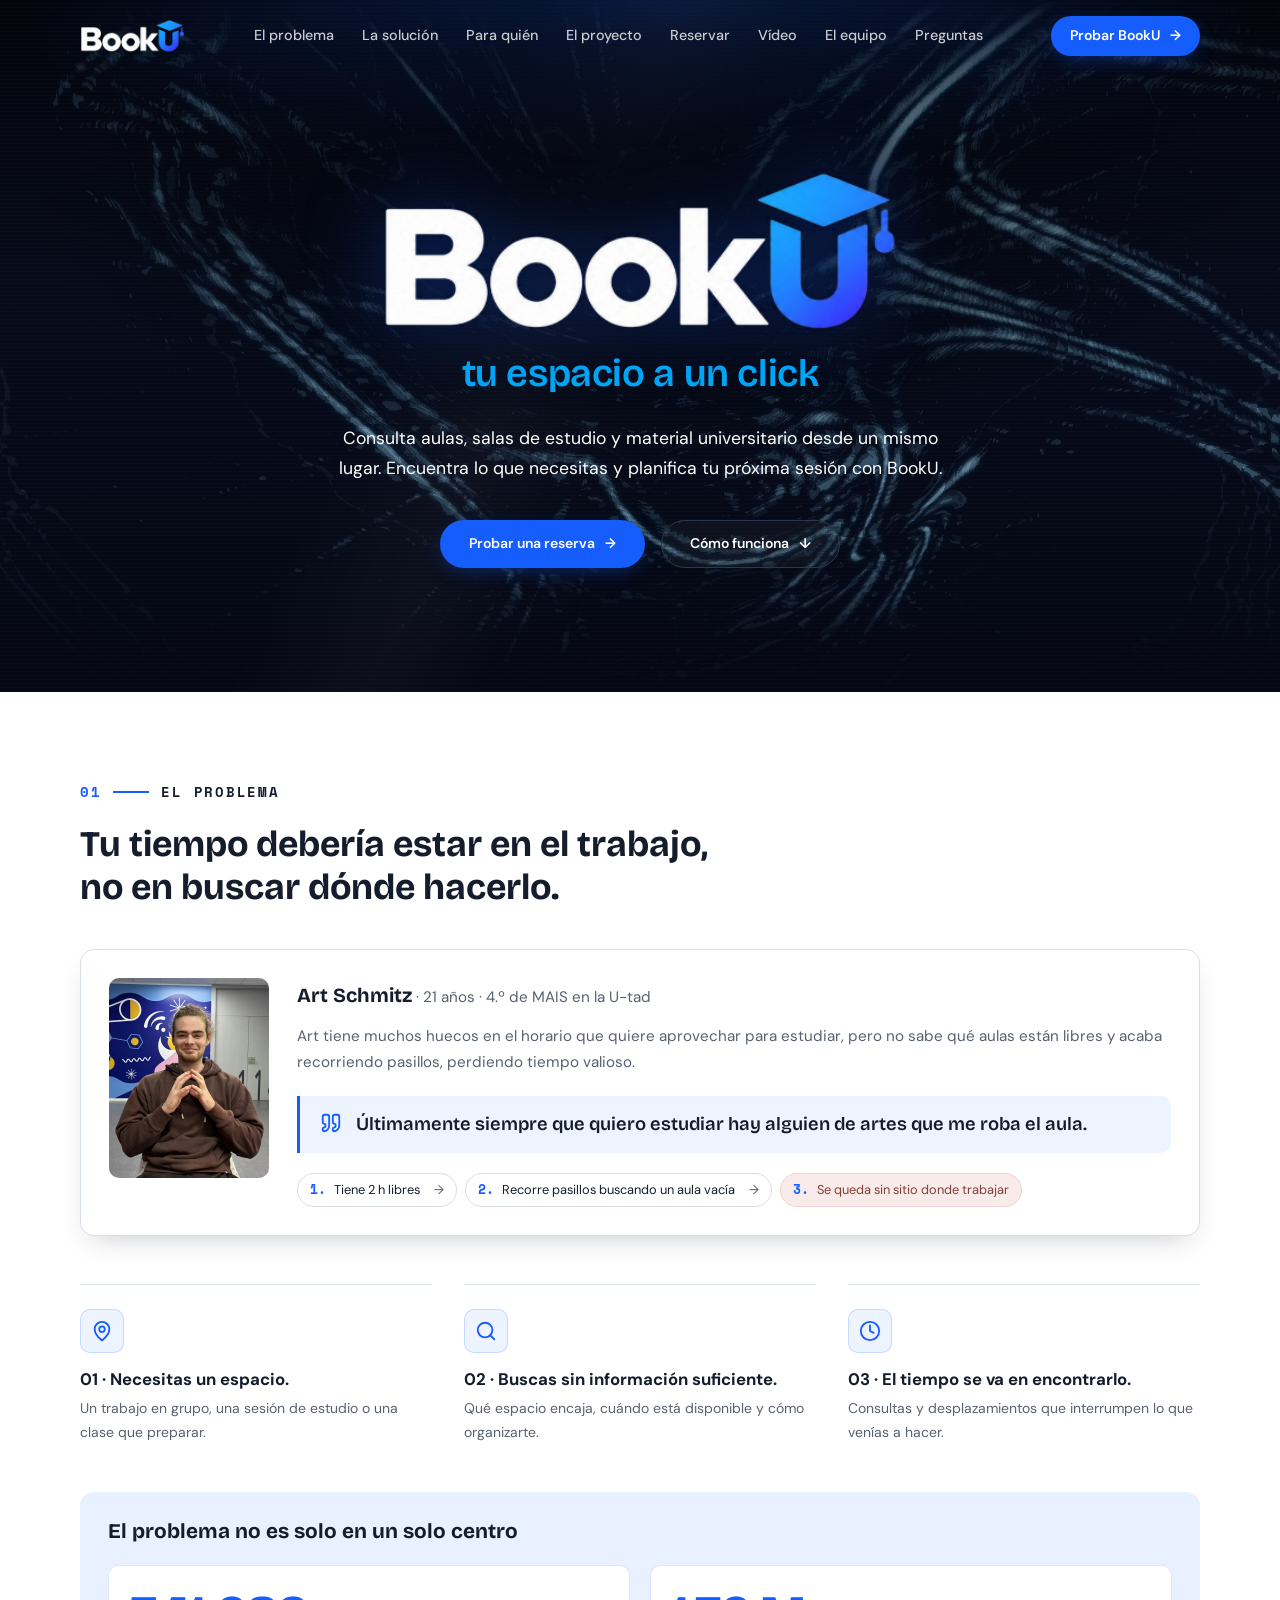
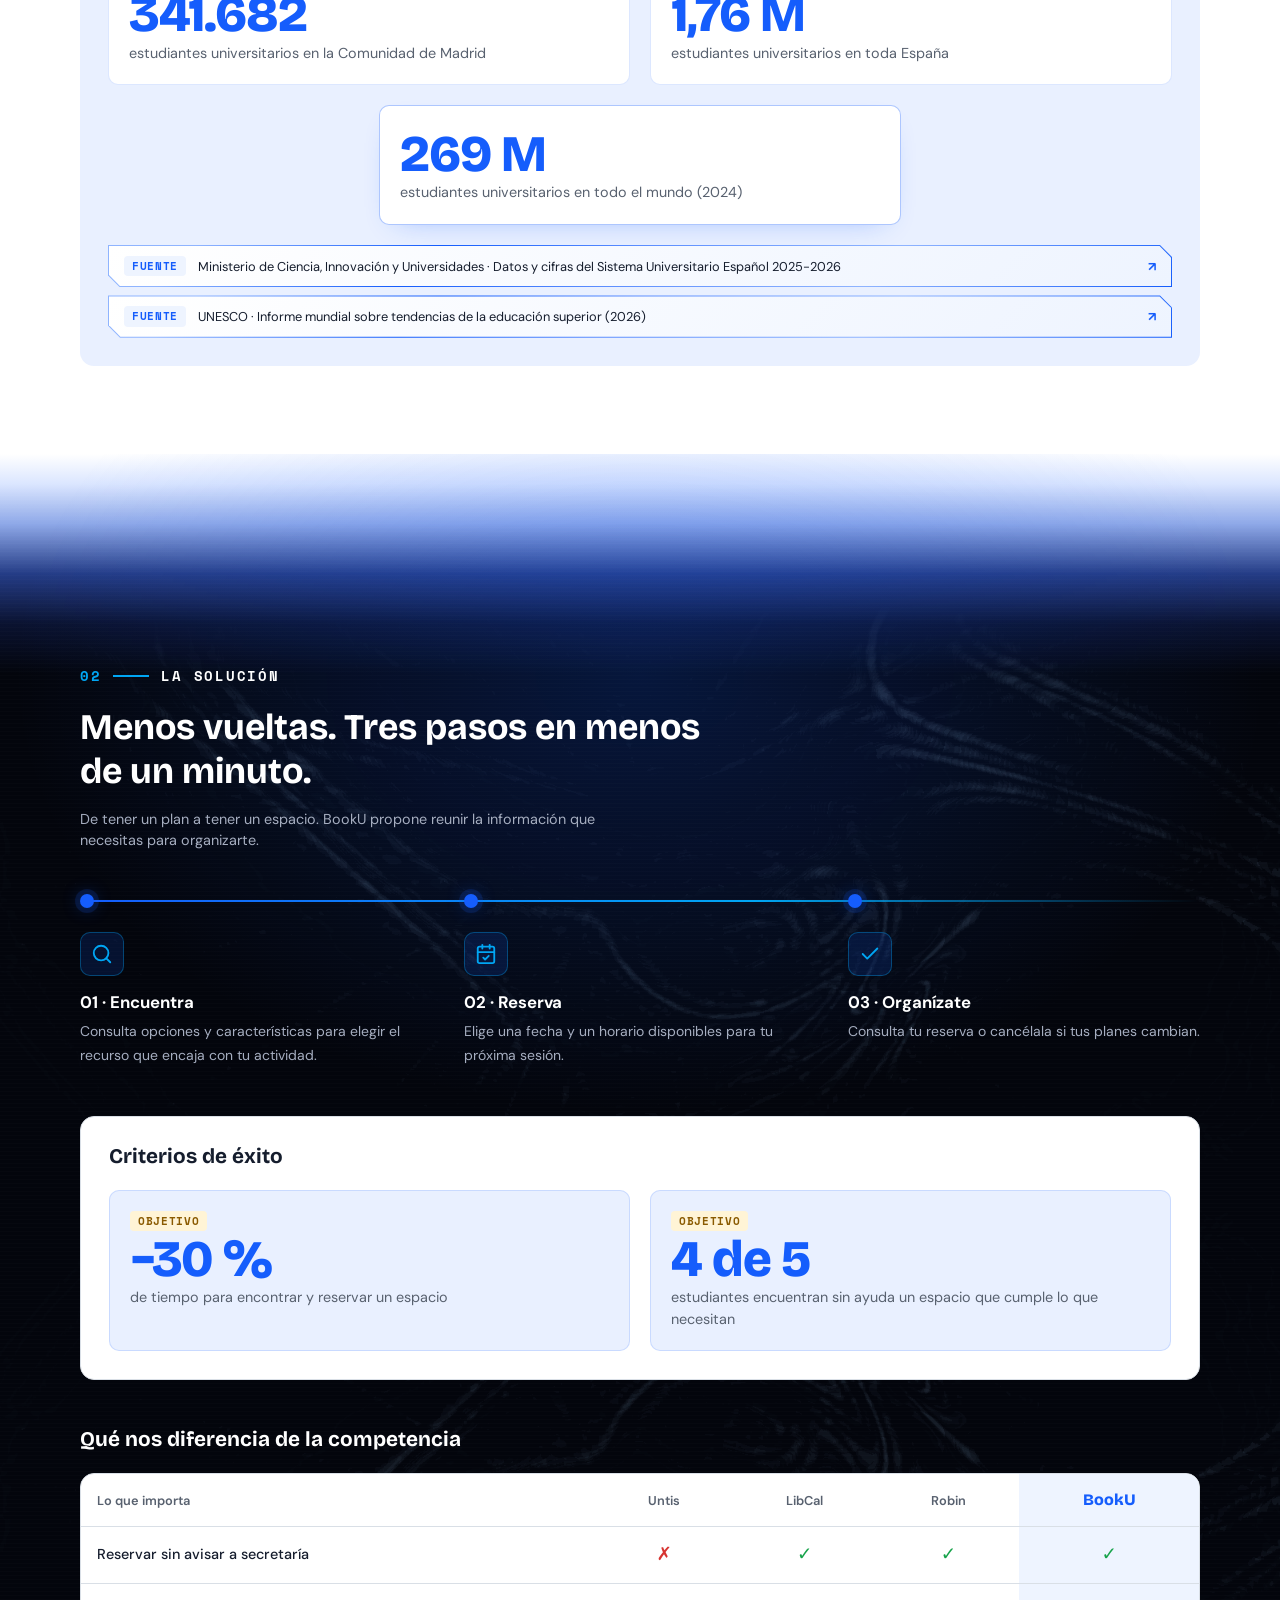
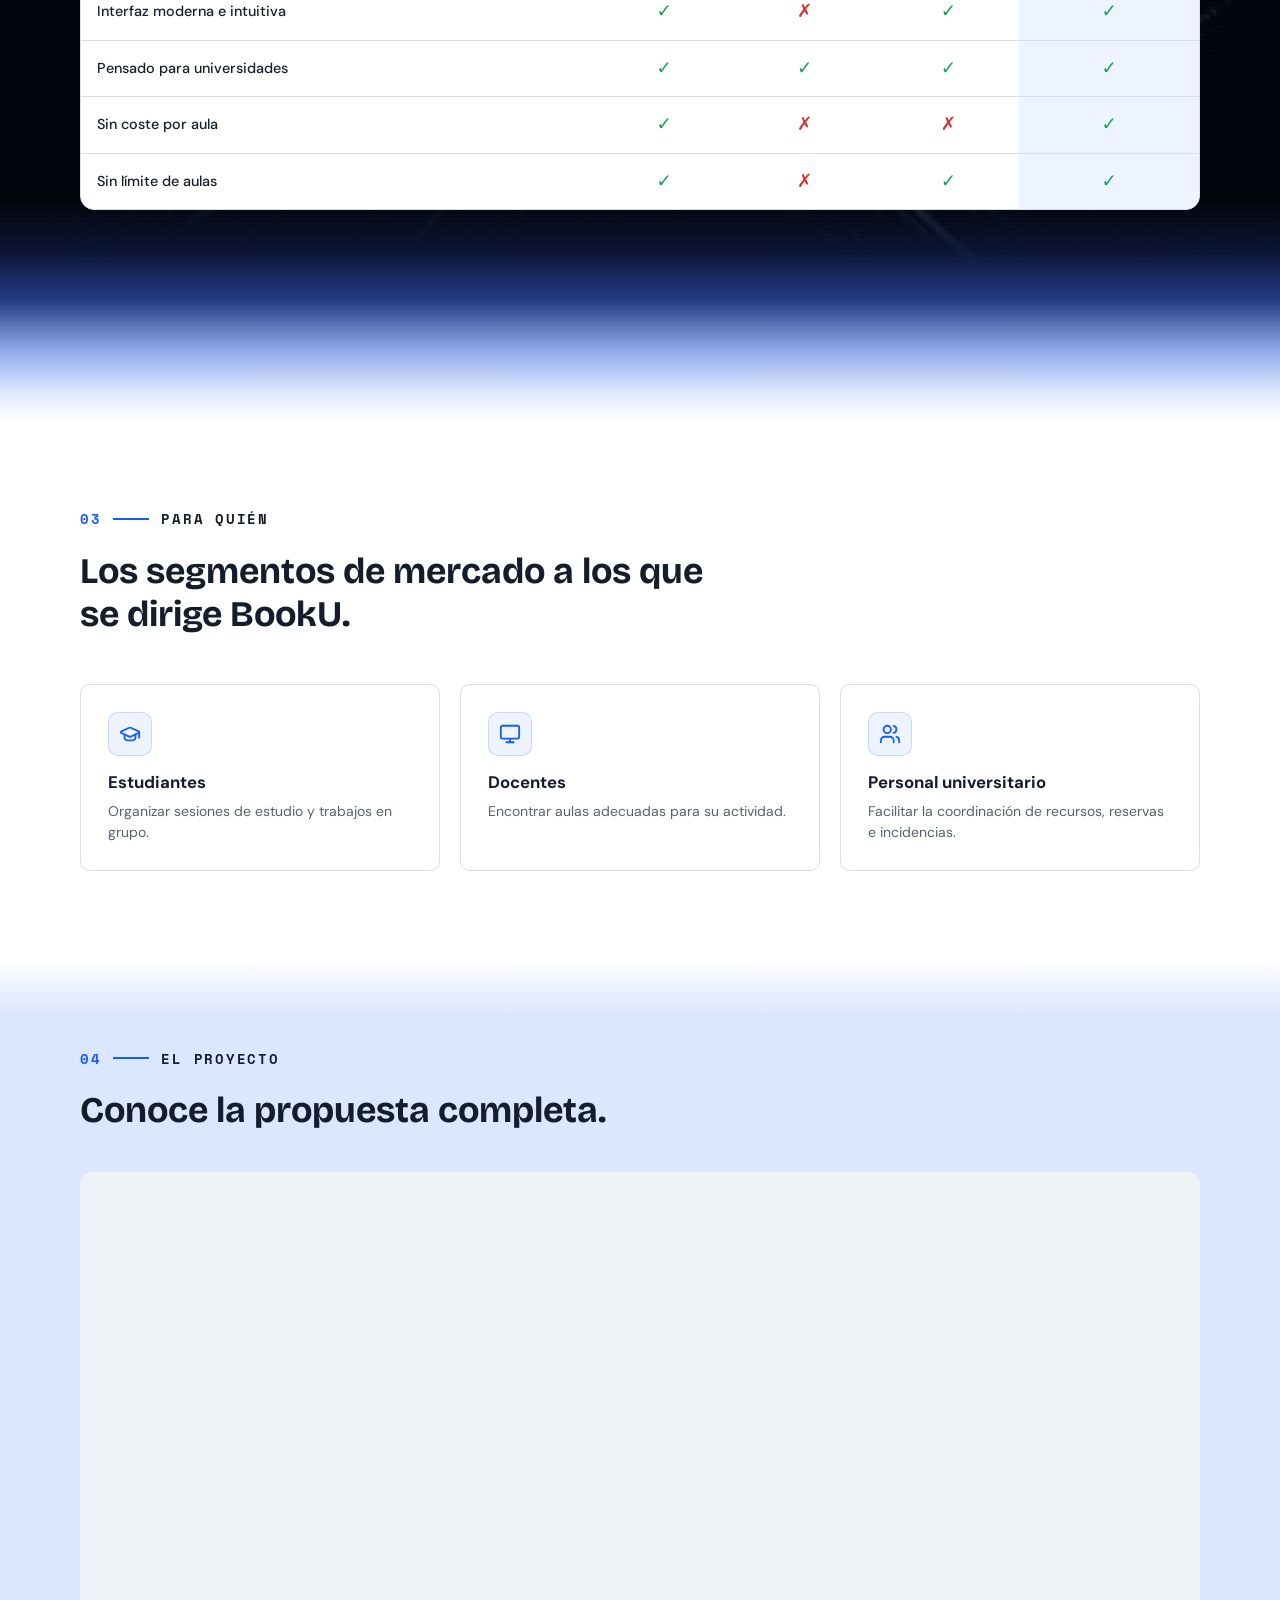
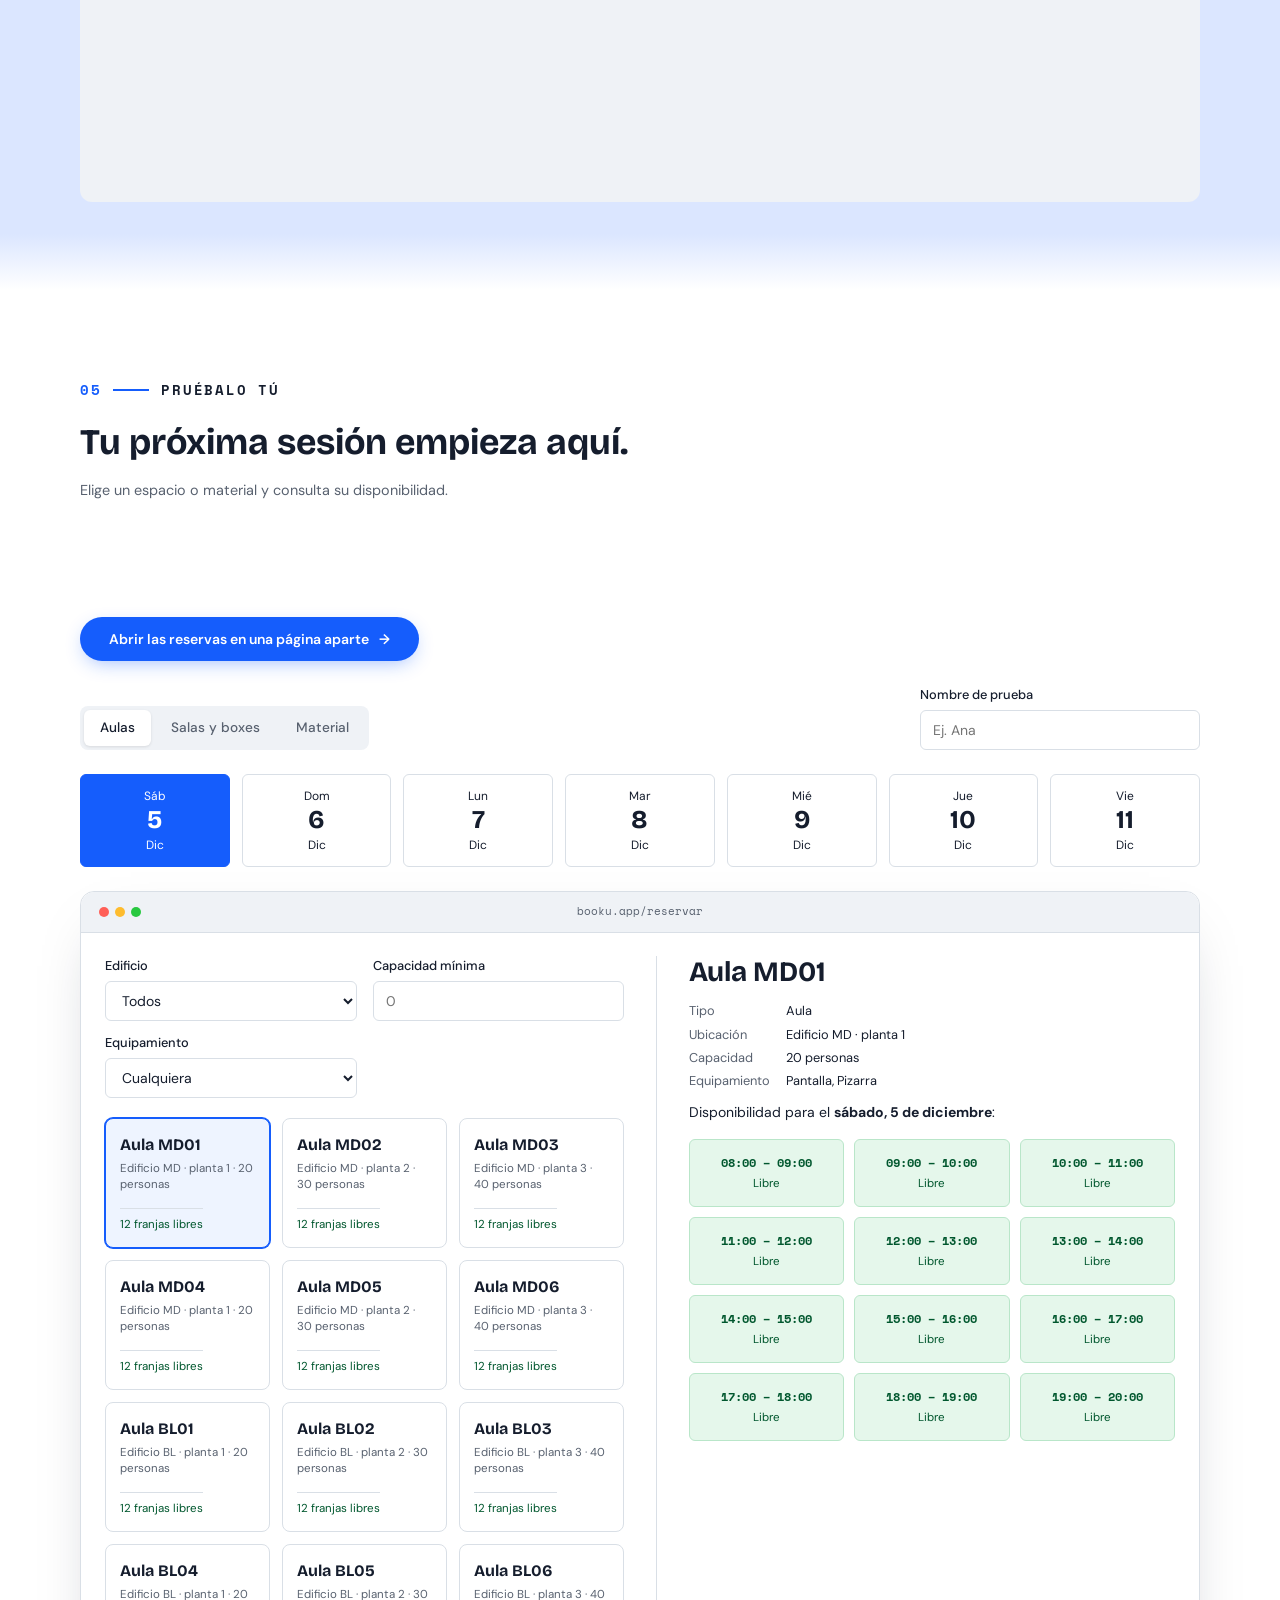
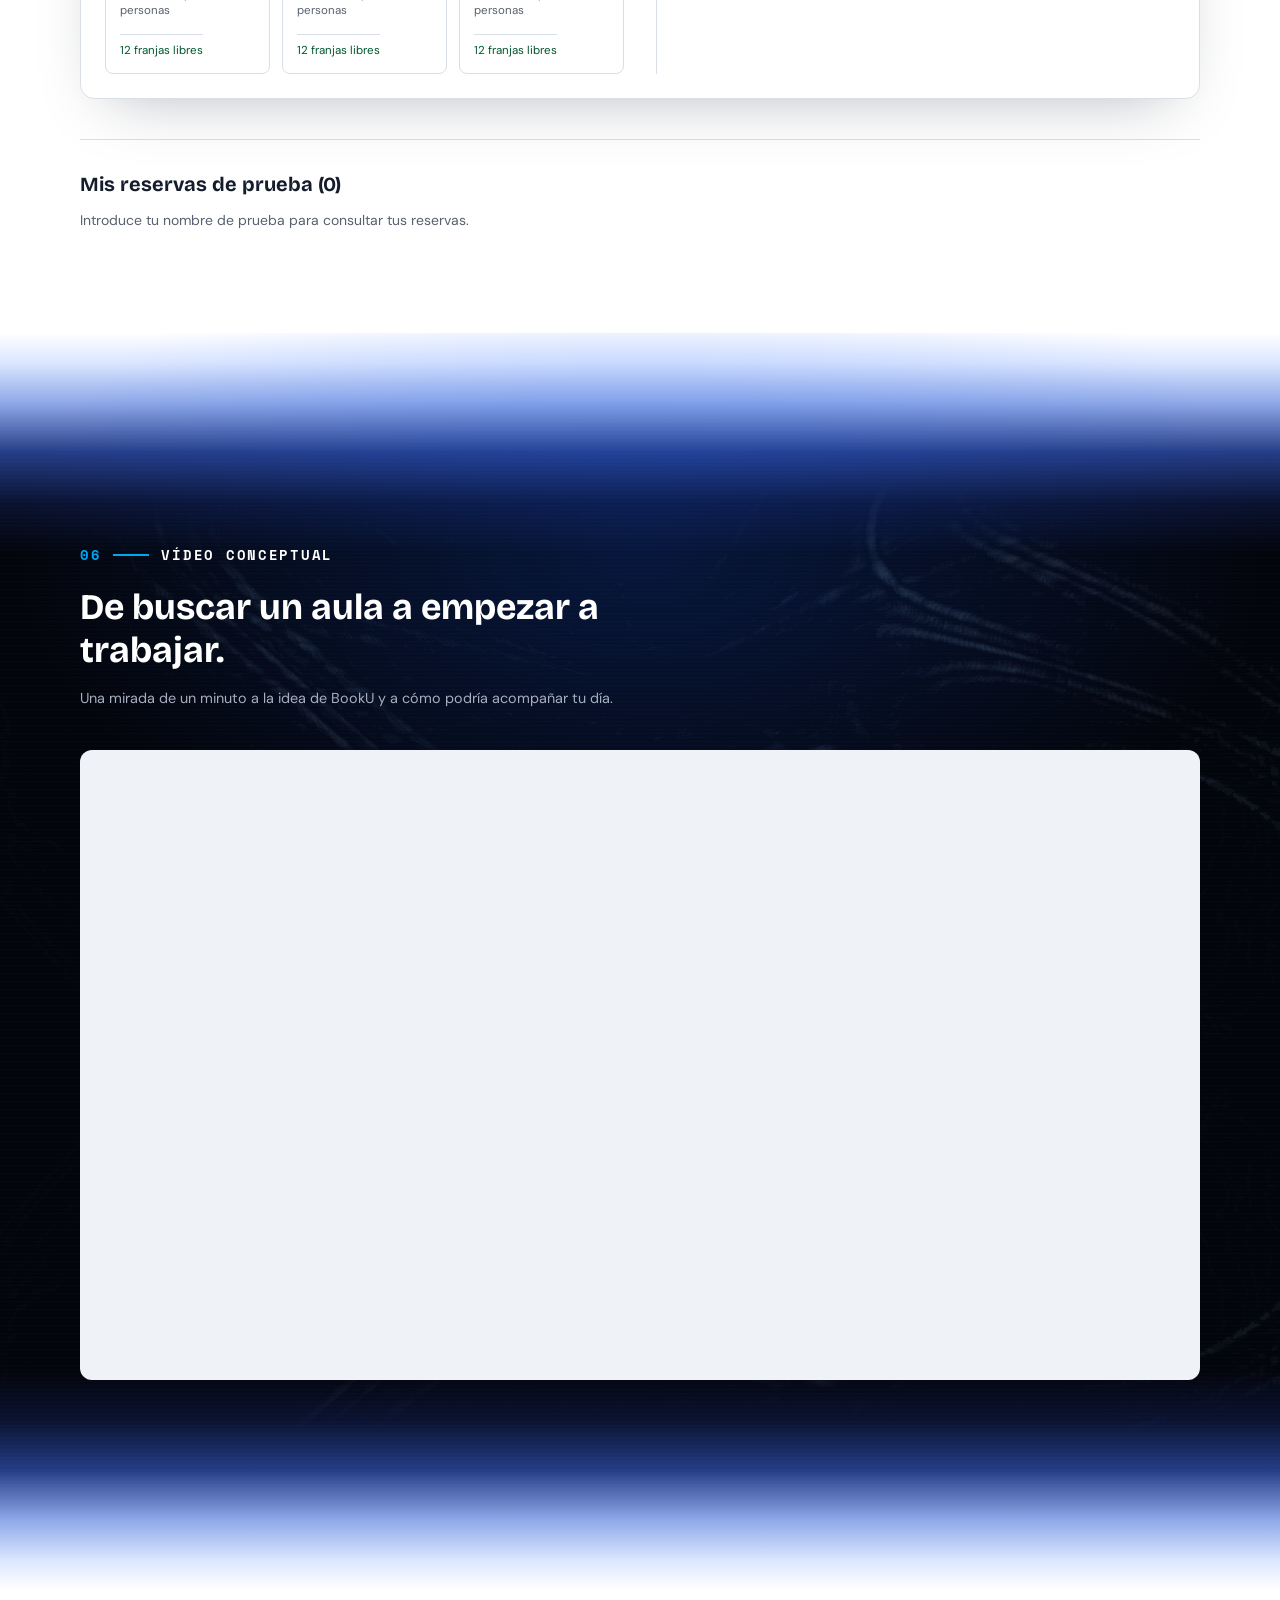
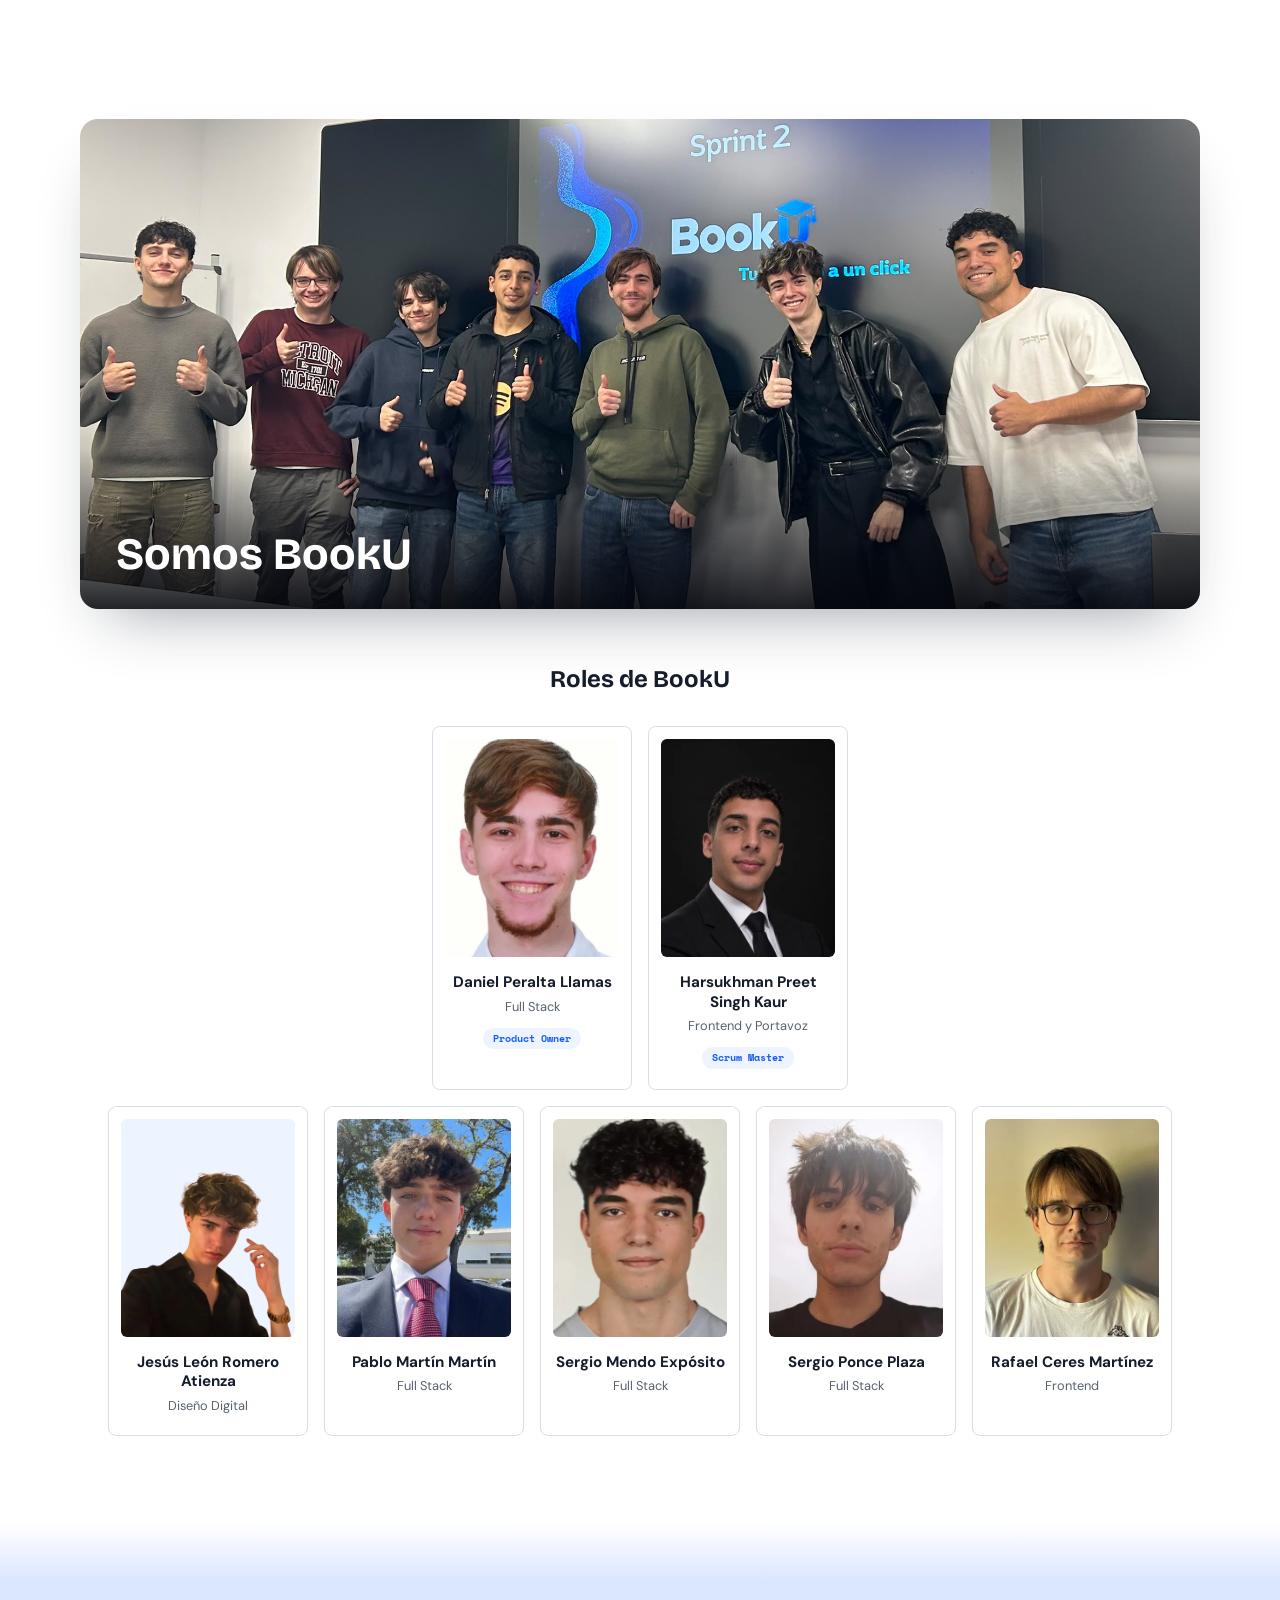
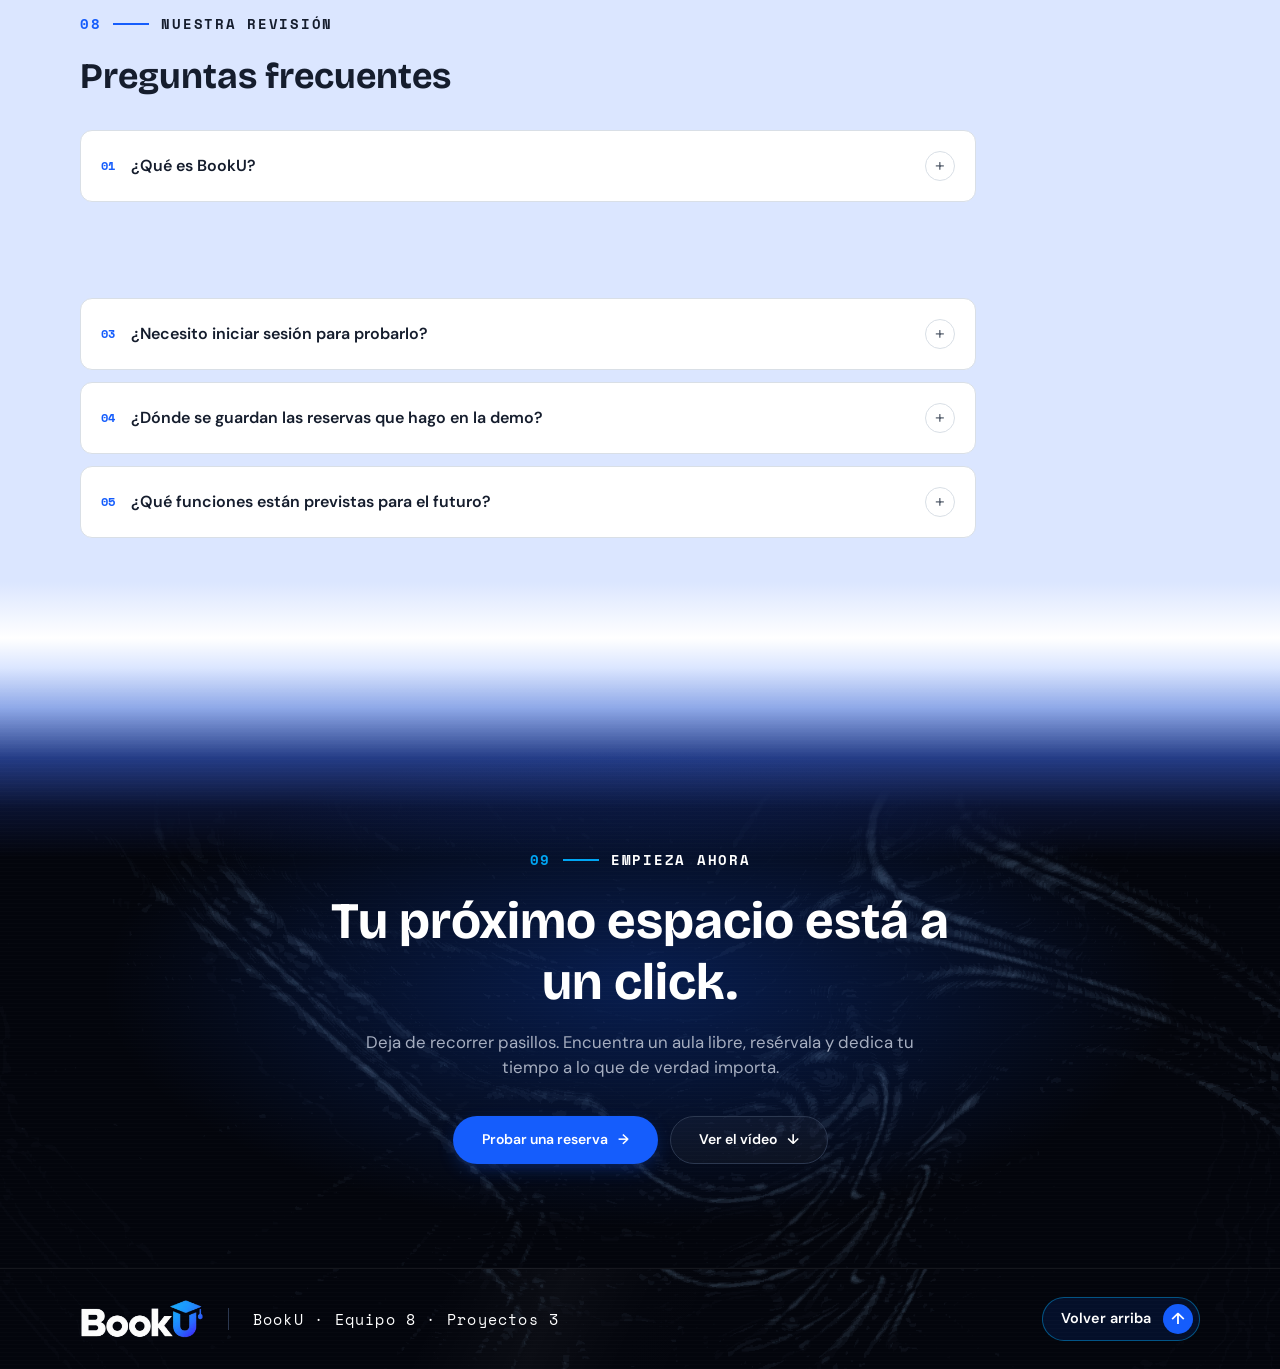
<file: index.html>
<!DOCTYPE html>
<html lang="es">
<head>
  <meta charset="UTF-8">
  <meta name="viewport" content="width=device-width, initial-scale=1.0">
  <title>BookU — Tu espacio a un click</title>
  <meta name="description" content="BookU: consulta y reserva aulas, salas de estudio y material universitario desde un mismo lugar.">
  <!-- Vista previa al compartir el enlace (WhatsApp, Teams, redes) -->
  <meta property="og:title" content="BookU — Tu espacio a un click">
  <meta property="og:description" content="Consulta y reserva aulas, salas de estudio y material universitario desde un mismo lugar.">
  <meta property="og:type" content="website">
  <link rel="icon" type="image/png" href="img/favicon.png">
  <link rel="apple-touch-icon" href="img/favicon.png">
  <link rel="stylesheet" href="css/styles.css">
  <script src="js/datos.js" defer></script>
  <script src="js/reservas.js" defer></script>
  <script src="js/animaciones.js" defer></script>
  <script src="js/cabecera.js" defer></script>
</head>
<body>

  <!-- Iconos de la página (sprite SVG). Están dentro del HTML para que
       funcionen también al abrir el archivo directamente, sin servidor.
       Se usan con <svg><use href="#nombre"></use></svg>.
       Trazos basados en Lucide (https://lucide.dev), licencia ISC. -->
  <svg class="sprite-iconos" aria-hidden="true" focusable="false">
    <symbol id="ubicacion" viewBox="0 0 24 24" fill="none" stroke="currentColor" stroke-width="2" stroke-linecap="round" stroke-linejoin="round">
      <path d="M20 10c0 4.993-5.539 10.193-7.399 11.799a1 1 0 0 1-1.202 0C9.539 20.193 4 14.993 4 10a8 8 0 0 1 16 0"/>
      <circle cx="12" cy="10" r="3"/>
    </symbol>
    <symbol id="buscar" viewBox="0 0 24 24" fill="none" stroke="currentColor" stroke-width="2" stroke-linecap="round" stroke-linejoin="round">
      <circle cx="11" cy="11" r="8"/>
      <path d="m21 21-4.3-4.3"/>
    </symbol>
    <symbol id="reloj" viewBox="0 0 24 24" fill="none" stroke="currentColor" stroke-width="2" stroke-linecap="round" stroke-linejoin="round">
      <circle cx="12" cy="12" r="10"/>
      <path d="M12 6v6l4 2"/>
    </symbol>
    <symbol id="calendario" viewBox="0 0 24 24" fill="none" stroke="currentColor" stroke-width="2" stroke-linecap="round" stroke-linejoin="round">
      <path d="M8 2v4"/>
      <path d="M16 2v4"/>
      <rect width="18" height="18" x="3" y="4" rx="2"/>
      <path d="M3 10h18"/>
      <path d="m9 16 2 2 4-4"/>
    </symbol>
    <symbol id="check" viewBox="0 0 24 24" fill="none" stroke="currentColor" stroke-width="2" stroke-linecap="round" stroke-linejoin="round">
      <path d="M20 6 9 17l-5-5"/>
    </symbol>
    <symbol id="birrete" viewBox="0 0 24 24" fill="none" stroke="currentColor" stroke-width="2" stroke-linecap="round" stroke-linejoin="round">
      <path d="M21.42 10.922a1 1 0 0 0-.019-1.838L12.83 5.18a2 2 0 0 0-1.66 0L2.6 9.08a1 1 0 0 0 0 1.832l8.57 3.908a2 2 0 0 0 1.66 0z"/>
      <path d="M22 10v6"/>
      <path d="M6 12.5V16a6 3 0 0 0 12 0v-3.5"/>
    </symbol>
    <symbol id="pantalla" viewBox="0 0 24 24" fill="none" stroke="currentColor" stroke-width="2" stroke-linecap="round" stroke-linejoin="round">
      <rect width="20" height="14" x="2" y="3" rx="2"/>
      <path d="M8 21h8"/>
      <path d="M12 17v4"/>
    </symbol>
    <symbol id="personas" viewBox="0 0 24 24" fill="none" stroke="currentColor" stroke-width="2" stroke-linecap="round" stroke-linejoin="round">
      <path d="M16 21v-2a4 4 0 0 0-4-4H6a4 4 0 0 0-4 4v2"/>
      <circle cx="9" cy="7" r="4"/>
      <path d="M22 21v-2a4 4 0 0 0-3-3.87"/>
      <path d="M16 3.13a4 4 0 0 1 0 7.75"/>
    </symbol>
    <symbol id="cita" viewBox="0 0 24 24" fill="none" stroke="currentColor" stroke-width="2" stroke-linecap="round" stroke-linejoin="round">
      <path d="M16 3a2 2 0 0 0-2 2v6a2 2 0 0 0 2 2 1 1 0 0 1 1 1v1a2 2 0 0 1-2 2 1 1 0 0 0-1 1v2a1 1 0 0 0 1 1 6 6 0 0 0 6-6V5a2 2 0 0 0-2-2z"/>
      <path d="M5 3a2 2 0 0 0-2 2v6a2 2 0 0 0 2 2 1 1 0 0 1 1 1v1a2 2 0 0 1-2 2 1 1 0 0 0-1 1v2a1 1 0 0 0 1 1 6 6 0 0 0 6-6V5a2 2 0 0 0-2-2z"/>
    </symbol>
  </svg>

  <header id="inicio" class="cabecera">
    <a href="#inicio" class="logo">
      <img src="img/logo-booku.png" alt="BookU, volver al inicio" width="458" height="148">
    </a>
    <nav class="menu">
      <ul>
        <li><a href="#problema">El problema</a></li>
        <li><a href="#como-funciona">La solución</a></li>
        <li><a href="#para-quien">Para quién</a></li>
        <li><a href="#proyecto">El proyecto</a></li>
        <li><a href="#reservar">Reservar</a></li>
        <li><a href="#video">Vídeo</a></li>
        <li><a href="#equipo">El equipo</a></li>
        <li><a href="#faq">Preguntas</a></li>
      </ul>
    </nav>
    <a href="#reservar" class="boton boton--primario">Probar BookU</a>
  </header>

  <main>

    <section id="portada">
      <h1>
        <img src="img/logo-booku.png" class="portada-logo" alt="BookU" width="458" height="148">
        <span class="eslogan">tu espacio a un click</span>
      </h1>
      <p class="portada-texto">Consulta aulas, salas de estudio y material universitario desde un mismo lugar. Encuentra lo que necesitas y planifica tu próxima sesión con BookU.</p>
      <a href="#reservar" class="boton boton--primario">Probar una reserva</a>
      <a href="#problema" class="boton boton--secundario">Cómo funciona</a>
    </section>

    <section id="problema">
      <p class="etiqueta">EL PROBLEMA</p>
      <h2>Tu tiempo debería estar en el trabajo, no en buscar dónde hacerlo.</h2>

      <!-- Usuario real del Sprint 2 (foto publicada con su permiso) -->
      <article class="persona">
        <img src="img/art-schmitz.webp" class="persona-foto" width="640" height="800" loading="lazy"
          alt="Art Schmitz, sonriendo, sentado en una sala de la U-tad">

        <div class="persona-texto">
          <p class="persona-nombre"><strong>Art Schmitz</strong> · 21 años · 4.º de MAIS en la U-tad</p>
          <p>Art tiene muchos huecos en el horario que quiere aprovechar para estudiar, pero no sabe qué aulas están libres y acaba recorriendo pasillos, perdiendo tiempo valioso.</p>
          <blockquote class="persona-cita">
            <svg aria-hidden="true" focusable="false"><use href="#cita"></use></svg>
            <p>Últimamente siempre que quiero estudiar hay alguien de artes que me roba el aula.</p>
          </blockquote>
          <ol class="persona-recorrido" aria-label="Así le pasa a Art">
            <li>Tiene 2 h libres</li>
            <li>Recorre pasillos buscando un aula vacía</li>
            <li>Se queda sin sitio donde trabajar</li>
          </ol>
        </div>
      </article>

      <ol>
        <li>
          <span class="icono" aria-hidden="true"><svg><use href="#ubicacion"></use></svg></span>
          <h3>01 · Necesitas un espacio.</h3>
          <p>Un trabajo en grupo, una sesión de estudio o una clase que preparar.</p>
        </li>
        <li>
          <span class="icono" aria-hidden="true"><svg><use href="#buscar"></use></svg></span>
          <h3>02 · Buscas sin información suficiente.</h3>
          <p>Qué espacio encaja, cuándo está disponible y cómo organizarte.</p>
        </li>
        <li>
          <span class="icono" aria-hidden="true"><svg><use href="#reloj"></use></svg></span>
          <h3>03 · El tiempo se va en encontrarlo.</h3>
          <p>Consultas y desplazamientos que interrumpen lo que venías a hacer.</p>
        </li>
      </ol>

      <!-- Cifras con fuente, como pidió el profesor en el Sprint 2 -->
      <div class="cifras">
        <h3 class="cifras-titulo">El problema no es solo en un solo centro</h3>
        <div class="cifra">
          <p class="cifra-numero">341.682</p>
          <p class="cifra-texto">estudiantes universitarios en la Comunidad de Madrid</p>
        </div>
        <div class="cifra">
          <p class="cifra-numero">1,76 M</p>
          <p class="cifra-texto">estudiantes universitarios en toda España</p>
        </div>
        <div class="cifra cifra--destacada">
          <p class="cifra-numero">269 M</p>
          <p class="cifra-texto">estudiantes universitarios en todo el mundo (2024)</p>
        </div>
        <ul class="fuentes" aria-label="Fuentes de las cifras">
          <li>
            <a href="https://www.ciencia.gob.es/InfoGeneralPortal/detalle-publicacion/siiu/Datos-y-cifras-del-Sistema-Universitario-Espanol-2025-2026.html" target="_blank" rel="noopener">
              <span class="fuente-etiqueta">Fuente</span>
              <span>Ministerio de Ciencia, Innovación y Universidades · Datos y cifras del Sistema Universitario Español 2025-2026</span>
            </a>
          </li>
          <li>
            <a href="https://www.exteriores.gob.es/RepresentacionesPermanentes/unesco/es/Comunicacion/Noticias/Paginas/Articulos/El-n%C3%BAmero-de-estudiantes-en-ense%C3%B1anza-superior-crece-m%C3%A1s-del-doble-en-20-a%C3%B1os,-pero-persisten-las-desigualdades.aspx" target="_blank" rel="noopener">
              <span class="fuente-etiqueta">Fuente</span>
              <span>UNESCO · Informe mundial sobre tendencias de la educación superior (2026)</span>
            </a>
          </li>
        </ul>
      </div>
    </section>

    <section id="como-funciona">
      <p class="etiqueta">LA SOLUCIÓN</p>
      <h2>Menos vueltas. Tres pasos en menos de un minuto.</h2>
      <p class="intro">De tener un plan a tener un espacio. BookU propone reunir la información que necesitas para organizarte.</p>
      <ol>
        <li>
          <span class="icono" aria-hidden="true"><svg><use href="#buscar"></use></svg></span>
          <h3>01 · Encuentra</h3>
          <p>Consulta opciones y características para elegir el recurso que encaja con tu actividad.</p>
        </li>
        <li>
          <span class="icono" aria-hidden="true"><svg><use href="#calendario"></use></svg></span>
          <h3>02 · Reserva</h3>
          <p>Elige una fecha y un horario disponibles para tu próxima sesión.</p>
        </li>
        <li>
          <span class="icono" aria-hidden="true"><svg><use href="#check"></use></svg></span>
          <h3>03 · Organízate</h3>
          <p>Consulta tu reserva o cancélala si tus planes cambian.</p>
        </li>
      </ol>

      <!-- Criterios de éxito del Sprint 1. Son objetivos, no resultados:
           no cambiar el texto hasta tener mediciones reales. -->
      <div class="cifras cifras--objetivos">
        <h3 class="cifras-titulo">Criterios de éxito</h3>
        <div class="cifra">
          <p class="cifra-etiqueta">Objetivo</p>
          <p class="cifra-numero">−30 %</p>
          <p class="cifra-texto">de tiempo para encontrar y reservar un espacio</p>
        </div>
        <div class="cifra">
          <p class="cifra-etiqueta">Objetivo</p>
          <p class="cifra-numero">4 de 5</p>
          <p class="cifra-texto">estudiantes encuentran sin ayuda un espacio que cumple lo que necesitan</p>
        </div>
      </div>

      <!-- Comparativa con la competencia (análisis del Sprint 2) -->
      <div class="competencia">
        <h3 class="cifras-titulo">Qué nos diferencia de la competencia</h3>
        <div class="tabla-contenedor">
          <table>
            <caption class="solo-lectores">Comparativa de BookU con Untis, LibCal y Robin</caption>
            <thead>
              <tr>
                <th scope="col">Lo que importa</th>
                <th scope="col">Untis</th>
                <th scope="col">LibCal</th>
                <th scope="col">Robin</th>
                <th scope="col" class="columna-booku">BookU</th>
              </tr>
            </thead>
            <tbody>
              <tr>
                <th scope="row">Reservar sin avisar a secretaría</th>
                <td class="no"><span aria-hidden="true">✗</span><span class="solo-lectores">No</span></td>
                <td class="si"><span aria-hidden="true">✓</span><span class="solo-lectores">Sí</span></td>
                <td class="si"><span aria-hidden="true">✓</span><span class="solo-lectores">Sí</span></td>
                <td class="si columna-booku"><span aria-hidden="true">✓</span><span class="solo-lectores">Sí</span></td>
              </tr>
              <tr>
                <th scope="row">Interfaz moderna e intuitiva</th>
                <td class="si"><span aria-hidden="true">✓</span><span class="solo-lectores">Sí</span></td>
                <td class="no"><span aria-hidden="true">✗</span><span class="solo-lectores">No</span></td>
                <td class="si"><span aria-hidden="true">✓</span><span class="solo-lectores">Sí</span></td>
                <td class="si columna-booku"><span aria-hidden="true">✓</span><span class="solo-lectores">Sí</span></td>
              </tr>
              <tr>
                <th scope="row">Pensado para universidades</th>
                <td class="si"><span aria-hidden="true">✓</span><span class="solo-lectores">Sí</span></td>
                <td class="si"><span aria-hidden="true">✓</span><span class="solo-lectores">Sí</span></td>
                <td class="si"><span aria-hidden="true">✓</span><span class="solo-lectores">Sí</span></td>
                <td class="si columna-booku"><span aria-hidden="true">✓</span><span class="solo-lectores">Sí</span></td>
              </tr>
              <tr>
                <th scope="row">Sin coste por aula</th>
                <td class="si"><span aria-hidden="true">✓</span><span class="solo-lectores">Sí</span></td>
                <td class="no"><span aria-hidden="true">✗</span><span class="solo-lectores">No</span></td>
                <td class="no"><span aria-hidden="true">✗</span><span class="solo-lectores">No</span></td>
                <td class="si columna-booku"><span aria-hidden="true">✓</span><span class="solo-lectores">Sí</span></td>
              </tr>
              <tr>
                <th scope="row">Sin límite de aulas</th>
                <td class="si"><span aria-hidden="true">✓</span><span class="solo-lectores">Sí</span></td>
                <td class="no"><span aria-hidden="true">✗</span><span class="solo-lectores">No</span></td>
                <td class="si"><span aria-hidden="true">✓</span><span class="solo-lectores">Sí</span></td>
                <td class="si columna-booku"><span aria-hidden="true">✓</span><span class="solo-lectores">Sí</span></td>
              </tr>
            </tbody>
          </table>
        </div>
      </div>
    </section>

    <section id="para-quien">
      <p class="etiqueta">PARA QUIÉN</p>
      <h2>Los segmentos de mercado a los que se dirige BookU.</h2>
      <article>
        <span class="icono" aria-hidden="true"><svg><use href="#birrete"></use></svg></span>
        <h3>Estudiantes</h3>
        <p>Organizar sesiones de estudio y trabajos en grupo.</p>
      </article>
      <article>
        <span class="icono" aria-hidden="true"><svg><use href="#pantalla"></use></svg></span>
        <h3>Docentes</h3>
        <p>Encontrar aulas adecuadas para su actividad.</p>
      </article>
      <article>
        <span class="icono" aria-hidden="true"><svg><use href="#personas"></use></svg></span>
        <h3>Personal universitario</h3>
        <p>Facilitar la coordinación de recursos, reservas e incidencias.</p>
      </article>
    </section>

    <section id="proyecto">
      <p class="etiqueta">EL PROYECTO</p>
      <h2>Conoce la propuesta completa.</h2>
      <iframe
        src="https://www.canva.com/design/DAHZ3jZeDM8/TxSw0OSo3mjvUCpQslyRgA/view?embed"
        title="Presentación del proyecto BookU"
        loading="lazy"
        allowfullscreen>
      </iframe>
    </section>

    <!-- Sección de la demo -->
    <section id="reservar">
      <p class="etiqueta">PRUÉBALO TÚ</p>
      <h2>Tu próxima sesión empieza aquí.</h2>
      <p class="intro">Elige un espacio o material y consulta su disponibilidad.</p>
      <p class="aviso"><strong>Demostración con datos ficticios.</strong> Las reservas se guardan solo en este navegador y no se comparten entre usuarios.</p>
      <p class="enlace-pagina"><a href="reservas.html" class="boton boton--primario">Abrir las reservas en una página aparte</a></p>

      <div class="reserva-controles">
        <div id="tabs-categorias" role="group" aria-label="Categoría de reserva"></div>
        <div class="campo-nombre">
          <label for="nombre">Nombre de prueba</label>
          <input type="text" id="nombre" name="nombre" placeholder="Ej. Ana" autocomplete="off">
        </div>
      </div>

      <div id="dias" role="group" aria-label="Día"></div>

      <p id="mensaje" class="mensaje" role="status" aria-live="polite"></p>

      <div class="reserva-panel">
        <div class="reserva-columna">
          <div id="filtros"></div>
          <div id="lista-recursos"></div>
        </div>
        <div class="reserva-detalle">
          <div id="detalle-recurso"></div>
          <div id="franjas"></div>
        </div>
      </div>

      <div id="mis-reservas" class="mis-reservas"></div>

      <!-- Pop-up de confirmación y de reserva hecha (lo rellena reservas.js) -->
      <dialog id="popup" class="popup" aria-labelledby="popup-titulo">
        <h3 id="popup-titulo"></h3>
        <p id="popup-texto"></p>
        <div class="popup-botones">
          <button type="button" id="popup-cancelar" class="popup-boton popup-boton--secundario">Cancelar</button>
          <button type="button" id="popup-aceptar" class="popup-boton popup-boton--primario">Aceptar</button>
        </div>
      </dialog>
    </section>

    <section id="video">
      <p class="etiqueta">VÍDEO CONCEPTUAL</p>
      <h2>De buscar un aula a empezar a trabajar.</h2>
      <p class="intro">Una mirada de un minuto a la idea de BookU y a cómo podría acompañar tu día.</p>
      <iframe
        src="https://drive.google.com/file/d/1b4LcmduoYONdH6ch2ExOCZbcOqUOO6LT/preview"
        title="Vídeo conceptual de BookU"
        loading="lazy"
        allow="autoplay; fullscreen"
        allowfullscreen>
    </iframe>
    </section>

    <section id="equipo">
      <p class="etiqueta">EQUIPO 8 · PROYECTOS 3</p>

      <!-- Parte 1: el equipo como grupo. La foto es requisito del Sprint 3;
           el título va encima de la foto, sobre una franja oscura. -->
      <figure class="equipo-portada">
        <img src="./img/equipo.jpeg" width="2048" height="1536"
          alt="Los siete integrantes del Equipo 8 con el pulgar hacia arriba delante de la pantalla con la presentación de BookU">
        <figcaption class="equipo-portada-texto">
          <h2>Somos BookU</h2>
        </figcaption>
      </figure>

      <!-- Parte 2: las personas y sus roles.
           Dos listas para que Product Owner y Scrum Master queden en la
           primera fila, como en la versión de Lovable. -->
      <h3 class="equipo-subtitulo">Roles de BookU</h3>
      <ul class="equipo-lista">
        <li class="miembro">
          <img src="img/equipo/daniel-peralta.webp" alt="" loading="lazy">
          <strong>Daniel Peralta Llamas</strong>
          <span>Full Stack</span>
          <span class="insignia">Product Owner</span>
        </li>
        <li class="miembro">
          <img src="img/equipo/harsukhman-preet.webp" alt="" loading="lazy">
          <strong>Harsukhman Preet Singh Kaur</strong>
          <span>Frontend y Portavoz</span>
          <span class="insignia">Scrum Master</span>
        </li>
      </ul>
      <ul class="equipo-lista">
        <li class="miembro">
          <img src="img/equipo/jesus-leon.webp" alt="" loading="lazy" class="miembro-foto--recorte-bajo">
          <strong>Jesús León Romero Atienza</strong>
          <span>Diseño Digital</span>
        </li>
        <li class="miembro">
          <img src="img/equipo/pablo-martin.webp" alt="" loading="lazy">
          <strong>Pablo Martín Martín</strong>
          <span>Full Stack</span>
        </li>
        <li class="miembro">
          <img src="img/equipo/sergio-mendo.webp" alt="" loading="lazy">
          <strong>Sergio Mendo Expósito</strong>
          <span>Full Stack</span>
        </li>
        <li class="miembro">
          <img src="img/equipo/sergio-ponce.webp" alt="" loading="lazy">
          <strong>Sergio Ponce Plaza</strong>
          <span>Full Stack</span>
        </li>
        <li class="miembro">
          <img src="img/equipo/rafael-ceres.webp" alt="" loading="lazy">
          <strong>Rafael Ceres Martínez</strong>
          <span>Frontend</span>
        </li>
      </ul>
    </section>

    <section id="faq">
      <p class="etiqueta">NUESTRA REVISIÓN</p>
      <h2>Preguntas frecuentes</h2>

      <details>
        <summary>¿Qué es BookU?</summary>
        <p>Es una propuesta académica diseñada para centralizar la consulta y reserva de aulas, salas de estudio y material universitario.</p>
      </details>

      <details>
        <summary>¿Es un servicio oficial de U-tad?</summary>
        <p>No. Es un prototipo desarrollado por el Equipo 8 para la asignatura Proyectos 3 con datos ficticios.</p>
      </details>

      <details>
        <summary>¿Necesito iniciar sesión para probarlo?</summary>
        <p>No, en esta demostración basta con escribir un nombre de prueba para simular una reserva.</p>
      </details>

      <details>
        <summary>¿Dónde se guardan las reservas que hago en la demo?</summary>
        <p>Se almacenan únicamente de forma local en tu navegador y no se comparten con otros usuarios.</p>
      </details>

      <details>
        <summary>¿Qué funciones están previstas para el futuro?</summary>
        <p>La autenticación institucional, la sincronización en tiempo real y la gestión administrativa de incidencias.</p>
      </details>
    </section>

    <!-- Llamada a la acción final: la estructura de la web que pide el
         enunciado es problema → solución → vídeo → llamada a la acción. -->
    <section id="empieza">
      <p class="etiqueta">EMPIEZA AHORA</p>
      <h2>Tu próximo espacio está a un click.</h2>
      <p class="intro">Deja de recorrer pasillos. Encuentra un aula libre, resérvala y dedica tu tiempo a lo que de verdad importa.</p>
      <div class="empieza-botones">
        <a href="#reservar" class="boton boton--primario">Probar una reserva</a>
        <a href="#video" class="boton boton--secundario">Ver el vídeo</a>
      </div>
    </section>

  </main>

  <footer class="pie-pagina">
    <a href="#inicio" class="logo">
      <img src="img/logo-booku.png" alt="BookU, volver al inicio" width="458" height="148">
    </a>
    <p>BookU · Equipo 8 · Proyectos 3</p>
    <a href="#inicio" class="volver-arriba">Volver arriba</a>
  </footer>

</body>
</html>
</file>
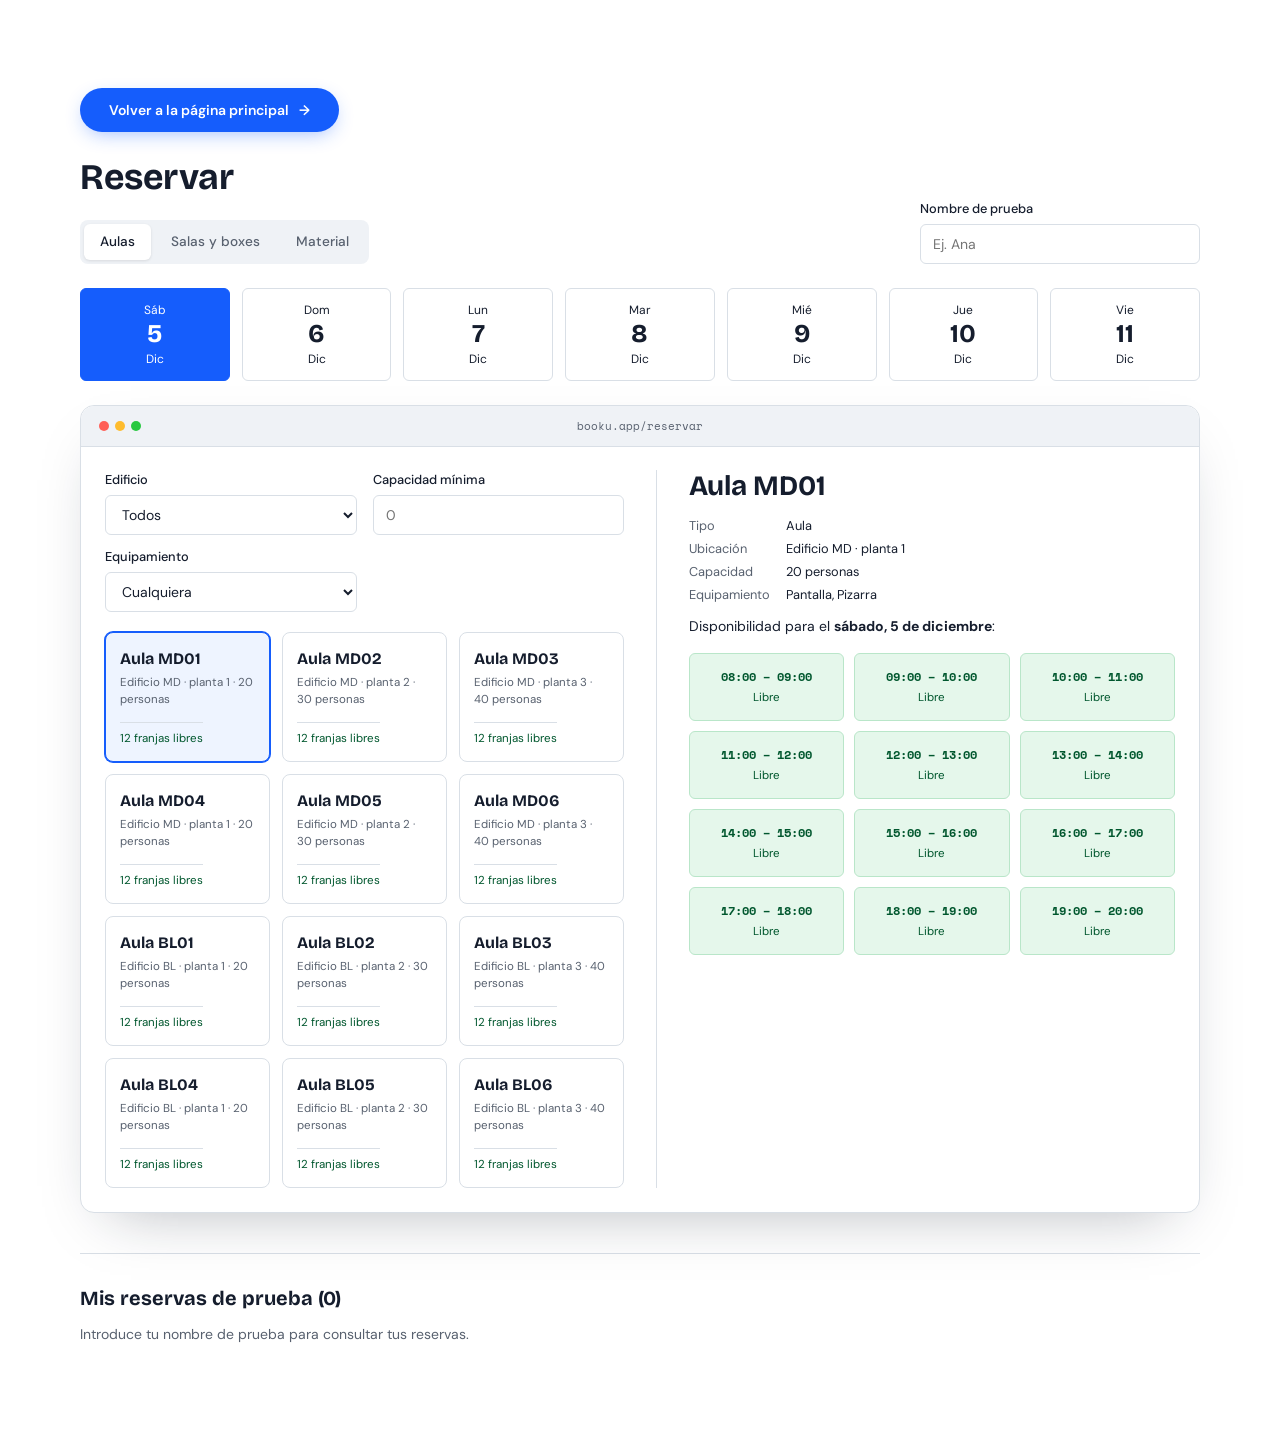
<file: reservas.html>
<!DOCTYPE html>
<html lang="es">
<head>
  <meta charset="UTF-8">
  <meta name="viewport" content="width=device-width, initial-scale=1.0">
  <title>BookU — Reservas</title>
  <link rel="icon" type="image/png" href="img/favicon.png">
  <link rel="apple-touch-icon" href="img/favicon.png">
  <link rel="stylesheet" href="css/styles.css">
  <script src="js/datos.js" defer></script>
  <script src="js/reservas.js" defer></script>
</head>
<body>

  <main>
    <!-- Solo la parte funcional de las reservas (misma lógica y estilos que index.html) -->
    <section id="reservar">
      <p class="enlace-pagina"><a href="index.html" class="boton boton--primario">Volver a la página principal</a></p>
      <h2>Reservar</h2>

      <div class="reserva-controles">
        <div id="tabs-categorias" role="group" aria-label="Categoría de reserva"></div>
        <div class="campo-nombre">
          <label for="nombre">Nombre de prueba</label>
          <input type="text" id="nombre" name="nombre" placeholder="Ej. Ana" autocomplete="off">
        </div>
      </div>

      <div id="dias" role="group" aria-label="Día"></div>

      <p id="mensaje" class="mensaje" role="status" aria-live="polite"></p>

      <div class="reserva-panel">
        <div class="reserva-columna">
          <div id="filtros"></div>
          <div id="lista-recursos"></div>
        </div>
        <div class="reserva-detalle">
          <div id="detalle-recurso"></div>
          <div id="franjas"></div>
        </div>
      </div>

      <div id="mis-reservas" class="mis-reservas"></div>

      <!-- Pop-up de confirmación y de reserva hecha (lo rellena reservas.js) -->
      <dialog id="popup" class="popup" aria-labelledby="popup-titulo">
        <h3 id="popup-titulo"></h3>
        <p id="popup-texto"></p>
        <div class="popup-botones">
          <button type="button" id="popup-cancelar" class="popup-boton popup-boton--secundario">Cancelar</button>
          <button type="button" id="popup-aceptar" class="popup-boton popup-boton--primario">Aceptar</button>
        </div>
      </dialog>
    </section>
  </main>

</body>
</html>
</file>
<file: css/styles.css>
/* ==================================================
   1. FUENTES, COLORES Y BASE GENERAL
   ================================================== */

/* Fuentes incluidas en el proyecto para no depender de las que tenga
   instaladas el usuario. Son fuentes variables: un solo archivo cubre
   todos los grosores, por eso font-weight indica un rango. Los nombres
   de archivo son los originales de Google Fonts. */
@font-face {
  font-family: "DM Sans";
  src: url("../fonts/DMSans-VariableFont_opsz,wght.ttf") format("truetype");
  font-weight: 100 1000;
  font-style: normal;
  font-display: swap;
}

/* Versión cursiva: el navegador la usa en <em> o con font-style: italic. */
@font-face {
  font-family: "DM Sans";
  src: url("../fonts/DMSans-Italic-VariableFont_opsz,wght.ttf") format("truetype");
  font-weight: 100 1000;
  font-style: italic;
  font-display: swap;
}

@font-face {
  font-family: "Bricolage Grotesque";
  src: url("../fonts/BricolageGrotesque-VariableFont_opsz,wdth,wght.ttf") format("truetype");
  font-weight: 200 800;
  font-style: normal;
  font-display: swap;
}

/* Space Mono no tiene versión variable: un archivo por grosor. Se usa
   en números y etiquetas pequeñas para dar un toque técnico. */
@font-face {
  font-family: "Space Mono";
  src: url("../fonts/SpaceMono-Regular.ttf") format("truetype");
  font-weight: 400;
  font-style: normal;
  font-display: swap;
}

@font-face {
  font-family: "Space Mono";
  src: url("../fonts/SpaceMono-Bold.ttf") format("truetype");
  font-weight: 700;
  font-style: normal;
  font-display: swap;
}

/* Variables compartidas por toda la página. Los valores salen de la
   versión de Lovable, convertidos a hexadecimal. */
:root {
  --fuente-texto: "DM Sans", system-ui, sans-serif;
  --fuente-titulos: "Bricolage Grotesque", "DM Sans", system-ui, sans-serif;
  --fuente-mono: "Space Mono", ui-monospace, monospace;

  --color-marino: #040924; /* Tono de la cabecera (allí, semitransparente). */
  --color-marino-borde: #2c3850;
  --color-primario: #155dfc; /* Botones y elementos activos. */
  --color-primario-hover: #0049e8;
  --color-primario-suave: #eef4ff;
  --color-acento: #00a6f4; /* Azul claro del título de la portada. */
  --color-texto: #151d2d;
  --color-texto-secundario: #58616f;
  --color-texto-claro: #a6aec0; /* Texto secundario sobre fondo marino. */
  --color-fondo: #ffffff;
  --color-fondo-azul: #e9f0ff; /* Fondo de tarjetas y franjas de cifras. */
  --color-seccion-azul: #dbe6ff; /* Secciones azules: más marcado para distinguirlas. */
  --color-obsidiana: #03050c; /* Portada, secciones oscuras y pie. */
  --color-fondo-gris: #eff2f6;
  --color-borde: #d9dfe6;
  --color-libre: #e5f7eb;
  --color-libre-texto: #00572e;
  --color-ocupada: #f8ebe9;
  --color-ocupada-texto: #804036;
  --color-error: #d73431;

  --color-brillo: rgba(21, 93, 252, 0.45); /* Resplandor azul de botones y puntos. */
  --sombra-tarjeta: 0 12px 28px -12px rgba(21, 29, 45, 0.25);
  --altura-cabecera: 72px;

  --radio: 6px;
  --ancho-contenido: 1120px;
  /* Relleno lateral que centra el contenido a 1120px sin necesitar un
     div contenedor dentro de cada sección. Nunca baja de 24px. */
  --margen-lateral: max(24px, calc((100% - var(--ancho-contenido)) / 2));
}

* {
  box-sizing: border-box;
}

html {
  scroll-behavior: smooth; /* Los enlaces del menú se desplazan suavemente. */
}

/* Si el sistema pide reducir el movimiento, el salto es directo. */
@media (prefers-reduced-motion: reduce) {
  html {
    scroll-behavior: auto;
  }
}

/* Como la cabecera es fija, cada sección deja ese hueco arriba al
   llegar desde un enlace del menú. */
main > section {
  scroll-margin-top: var(--altura-cabecera);
}

body {
  margin: 0;
  color: var(--color-texto);
  background-color: var(--color-fondo);
  font-family: var(--fuente-texto);
  font-size: 16px;
  line-height: 1.5;
}

h1,
h2,
h3 {
  margin: 0;
  line-height: 1.2;
}

/* Los controles de formulario no heredan la fuente por defecto. */
button,
input,
select {
  font: inherit;
  color: inherit;
}

/* Foco visible común para todo lo que se puede usar con el teclado. */
a:focus-visible,
button:focus-visible,
input:focus-visible,
select:focus-visible,
summary:focus-visible {
  outline: 2px solid var(--color-primario);
  outline-offset: 2px;
}

/* ==================================================
   2. ELEMENTOS COMUNES: ETIQUETAS, TÍTULOS Y BOTONES
   ================================================== */

/* Todas las secciones comparten el mismo relleno y ancho de contenido. */
main > section {
  padding: 88px var(--margen-lateral); /* 88px arriba y abajo; lateral calculado. */
}

/* Ritmo de fondos: se alternan tres tonos para que nunca haya dos
   secciones seguidas iguales.
   Portada (obsidiana) → 01 blanco → 02 obsidiana → 03 blanco →
   04 azul → 05 blanco → 06 obsidiana → 07 blanco → 08 azul → pie. */

/* Secciones azules. Entran y salen con un degradado corto desde el
   blanco: se nota dónde empiezan sin que el cambio sea brusco. */
#proyecto,
#faq {
  background-image: linear-gradient(
    var(--color-fondo) 0,
    var(--color-seccion-azul) 56px,
    var(--color-seccion-azul) calc(100% - 56px),
    var(--color-fondo) 100%
  );
}

/* Secciones oscuras, con la misma obsidiana que la portada.
   En vez de reescribir el color de cada elemento, se cambian aquí las
   variables de texto y borde: todo lo de dentro las hereda. */
#como-funciona,
#video,
#empieza {
  --color-texto: #ffffff;
  --color-texto-secundario: var(--color-texto-claro);
  --color-borde: var(--color-marino-borde);
  position: relative; /* Referencia para las vetas de ::before. */
  isolation: isolate;
  overflow: hidden;
  color: var(--color-texto);
  /* El color base es blanco, no obsidiana: si la sección empieza en
     medio píxel, el borde se mezcla con blanco y no aparece una línea
     oscura. La obsidiana la pinta la última capa. */
  background-color: var(--color-fondo);
  /* Capas, de arriba abajo: líneas finas, resplandor azul y el fondo con
     su difuminado de entrada y salida. Pasar del blanco al negro
     directamente daría un gris sucio, así que el degradado atraviesa el
     azul de la marca: se lee como un resplandor y no como una mancha. */
  background-image:
    repeating-linear-gradient(0deg, rgba(255, 255, 255, 0.012) 0 1px, transparent 1px 4px),
    radial-gradient(70% 40% at 50% 220px, rgba(21, 93, 252, 0.2), transparent 70%),
    linear-gradient(
      var(--color-fondo) 0,
      #dbe6ff 30px,
      #8ea8e8 70px,
      #243c86 120px,
      #0a1230 170px,
      var(--color-obsidiana) 220px,
      var(--color-obsidiana) calc(100% - 220px),
      #0a1230 calc(100% - 170px),
      #243c86 calc(100% - 120px),
      #8ea8e8 calc(100% - 70px),
      #dbe6ff calc(100% - 30px),
      var(--color-fondo) 100%
    );
}

/* Más relleno arriba y abajo para que el contenido empiece ya sobre
   la obsidiana y no sobre el difuminado. */
main > #como-funciona,
main > #video {
  padding-top: 210px;
  padding-bottom: 210px;
}

/* Vetas muy tenues, como en el pie, para que se lea como obsidiana.
   La máscara las esconde en la zona del difuminado. */
#como-funciona::before,
#video::before,
#empieza::before {
  content: "";
  position: absolute;
  inset: 0;
  z-index: -1;
  background: url("../img/vetas.webp") 50% 0 / 100% auto repeat-y;
  filter: hue-rotate(180deg) saturate(1.8);
  opacity: 0.18;
  -webkit-mask-image: linear-gradient(transparent 150px, #000 260px, #000 calc(100% - 260px), transparent calc(100% - 150px));
  mask-image: linear-gradient(transparent 150px, #000 260px, #000 calc(100% - 260px), transparent calc(100% - 150px));
}

/* Las tarjetas blancas dentro de una sección oscura recuperan los
   colores normales: así destacan como tarjetas sobre el fondo. */
#como-funciona .cifras--objetivos,
#como-funciona .tabla-contenedor {
  --color-texto: #151d2d;
  --color-texto-secundario: #58616f;
  --color-borde: #d9dfe6;
  color: var(--color-texto);
}

/* Sobre oscuro, el número de la etiqueta usa el azul claro. */
#como-funciona .etiqueta::before,
#video .etiqueta::before,
#empieza .etiqueta::before {
  color: var(--color-acento);
  background-image: linear-gradient(var(--color-acento), var(--color-acento));
}

/* Llamada a la acción final. Usa la obsidiana de las secciones oscuras,
   pero solo se difumina por arriba: por abajo sigue oscura y se une con
   el pie, como un único bloque de cierre. */
main > #empieza {
  padding-top: 210px;
  padding-bottom: 104px;
  text-align: center;
  background-image:
    repeating-linear-gradient(0deg, rgba(255, 255, 255, 0.012) 0 1px, transparent 1px 4px),
    radial-gradient(60% 55% at 50% 55%, rgba(21, 93, 252, 0.28), transparent 70%),
    linear-gradient(
      var(--color-fondo) 0,
      #dbe6ff 30px,
      #8ea8e8 70px,
      #243c86 120px,
      #0a1230 170px,
      var(--color-obsidiana) 220px
    );
}

/* Las vetas solo se esconden en la zona del difuminado de arriba. */
#empieza::before {
  -webkit-mask-image: linear-gradient(transparent 150px, #000 260px);
  mask-image: linear-gradient(transparent 150px, #000 260px);
  opacity: 0.28;
}

/* Etiqueta, título y texto centrados. */
#empieza .etiqueta,
#empieza h2,
#empieza .intro {
  margin-left: auto;
  margin-right: auto;
}

#empieza h2 {
  font-size: clamp(2rem, 4.5vw, 3.2rem);
}

#empieza .intro {
  max-width: 560px;
  font-size: 1.05rem;
}

.empieza-botones {
  margin-top: 36px;
  display: flex;
  flex-wrap: wrap;
  justify-content: center;
  gap: 12px;
}

.empieza-botones .boton {
  min-height: 48px;
}

/* Borde casi invisible entre esta sección y el pie: se leen como un
   solo bloque de cierre. */
main:has(> #empieza) + .pie-pagina {
  border-top-color: rgba(255, 255, 255, 0.06);
}

/* Nombre de la sección (EL PROBLEMA, LA SOLUCIÓN...) encima de cada
   título, con su número y una línea azul: «01 —— EL PROBLEMA».
   El número lo pone un contador de CSS, así que no está en el HTML
   y se recalcula solo si se añade o se quita una sección. */
main {
  counter-reset: seccion;
}

.etiqueta {
  width: fit-content; /* Dentro de una rejilla tampoco se estira. */
  margin: 0 0 20px;
  display: inline-flex; /* Ocupa solo su texto; se centra si el padre centra. */
  align-items: center;
  color: var(--color-texto);
  font-family: var(--fuente-mono);
  font-size: 0.9rem;
  font-weight: 700;
  letter-spacing: 0.12em;
  text-transform: uppercase;
  counter-increment: seccion; /* Suma 1 en cada etiqueta: 01, 02, 03... */
}

/* Número en azul seguido de la línea. La línea es un fondo de 36×2px
   colocado a la derecha del número, dentro de su relleno. */
.etiqueta::before {
  content: counter(seccion, decimal-leading-zero);
  margin-right: 12px;
  padding-right: 48px; /* 36px de línea + 12px de separación con el texto. */
  color: var(--color-primario);
  background: linear-gradient(var(--color-primario), var(--color-primario))
    right center / 36px 2px no-repeat;
}

main h2 {
  max-width: 640px; /* Fuerza el salto de línea como en Lovable. */
  font-family: var(--fuente-titulos);
  font-size: 2.25rem;
  font-weight: 700;
}

/* El sprite con los símbolos está al principio del <body>: no debe
   ocupar espacio ni verse, solo guardar los iconos. */
.sprite-iconos {
  position: absolute;
  width: 0;
  height: 0;
  overflow: hidden;
}

/* Iconos del sprite dentro de un cuadrado azul claro, como en la
   versión de Lovable. El trazo toma el color de "color". */
.icono {
  width: 44px;
  aspect-ratio: 1;
  margin-bottom: 16px;
  display: grid;
  place-items: center;
  border: 1px solid rgba(21, 93, 252, 0.18);
  border-radius: 10px;
  color: var(--color-primario);
  background-color: var(--color-primario-suave);
  transition: background-color 200ms ease, color 200ms ease;
}

.icono svg {
  width: 22px;
  height: 22px;
}

/* En la sección oscura el cuadrado es azul translúcido y el trazo,
   azul claro, para que se vea sobre la obsidiana. */
#como-funciona .icono {
  border-color: rgba(0, 166, 244, 0.35);
  color: var(--color-acento);
  background-color: rgba(21, 93, 252, 0.15);
}

/* En las tarjetas, el icono se rellena de azul al pasar el ratón. */
#para-quien article:hover .icono {
  color: #ffffff;
  background-color: var(--color-primario);
}

/* Párrafo que acompaña al título de una sección. */
.intro {
  max-width: 560px;
  margin: 16px 0 0;
  color: var(--color-texto-secundario);
  font-size: 0.9rem;
}

/* Botones en forma de píldora con una flecha que se mueve al pasar
   el ratón. La flecha se añade con ::after, sin tocar el HTML. */
.boton {
  min-height: 44px;
  padding: 0 28px;
  display: inline-flex;
  align-items: center;
  justify-content: center;
  gap: 10px;
  border: 1px solid transparent;
  border-radius: 999px; /* Un radio muy grande redondea los extremos. */
  font-size: 0.875rem;
  font-weight: 600;
  text-decoration: none;
  transition: background-color 150ms ease, border-color 150ms ease,
    box-shadow 200ms ease, transform 200ms ease;
}

.boton::after {
  content: "→";
  transition: transform 200ms ease;
}

.boton:hover {
  transform: translateY(-1px); /* Se eleva un píxel. */
}

.boton:hover::after {
  transform: translateX(4px);
}

.boton--primario {
  color: #ffffff;
  background-color: var(--color-primario);
  box-shadow: 0 6px 20px -6px var(--color-brillo);
}

.boton--primario:hover {
  background-color: var(--color-primario-hover);
  box-shadow: 0 10px 28px -6px var(--color-brillo); /* El brillo crece. */
}

.boton--secundario {
  color: #ffffff;
  border-color: var(--color-marino-borde);
  background-color: rgba(255, 255, 255, 0.03);
}

.boton--secundario:hover {
  border-color: var(--color-texto-claro);
  background-color: rgba(255, 255, 255, 0.08);
}

/* El secundario lleva a una sección inferior: flecha hacia abajo. */
.boton--secundario::after {
  content: "↓";
}

.boton--secundario:hover::after {
  transform: translateY(3px);
}

/* ==================================================
   3. CABECERA Y MENÚ
   ================================================== */

/* Cabecera fija arriba al desplazarse. Por defecto es obsidiana casi
   opaca con desenfoque: así se lee sobre cualquier sección, también
   sobre las blancas (antes, el marino al 82 % sobre blanco daba gris).
   El margen negativo la superpone a la portada, para que arriba del
   todo pueda volverse transparente y fundirse con las vetas. */
.cabecera {
  position: sticky;
  top: 0;
  z-index: 10; /* Por encima del contenido de la página. */
  min-height: var(--altura-cabecera);
  margin-bottom: calc(-1 * var(--altura-cabecera));
  padding: 0 var(--margen-lateral);
  display: flex;
  align-items: center;
  gap: 24px;
  border-bottom: 1px solid var(--color-marino-borde);
  background-color: rgba(3, 5, 12, 0.9);
  backdrop-filter: blur(14px);
  -webkit-backdrop-filter: blur(14px); /* Safari necesita el prefijo. */
  transition: background-color 250ms ease, border-color 250ms ease,
    backdrop-filter 250ms ease;
}

/* Arriba del todo (lo decide js/cabecera.js): sin fondo ni borde. */
.cabecera--transparente {
  border-bottom-color: transparent;
  background-color: transparent;
  backdrop-filter: none;
  -webkit-backdrop-filter: none;
}

/* Los márgenes automáticos centran el menú entre el logo y los botones. */
.menu {
  margin-inline: auto;
}

/* El logo (img/logo-booku.png, con fondo transparente) se usa en la
   cabecera, la portada y el pie. Se fija la altura y el ancho sale
   solo gracias a los atributos width y height del HTML. */
.logo {
  flex-shrink: 0; /* No se encoge aunque falte espacio en la cabecera. */
  display: block;
}

.logo img {
  height: 34px;
  width: auto;
  display: block;
}

.menu ul {
  margin: 0;
  padding: 0;
  display: flex;
  gap: 28px;
  list-style: none;
}

/* Enlaces blancos (antes gris apagado) con una línea azul debajo que
   crece desde el centro al pasar el ratón o en la sección activa. */
.menu a {
  position: relative; /* Referencia para la línea de ::after. */
  padding: 6px 0;
  display: block;
  white-space: nowrap; /* «El problema» nunca se parte en dos líneas. */
  color: rgba(255, 255, 255, 0.78);
  font-size: 0.9rem;
  font-weight: 500;
  text-decoration: none;
  transition: color 150ms ease;
}

.menu a::after {
  content: "";
  position: absolute;
  left: 0;
  right: 0;
  bottom: 0;
  height: 2px;
  border-radius: 2px;
  background-color: var(--color-acento);
  box-shadow: 0 0 8px var(--color-acento);
  transform: scaleX(0); /* Empieza sin anchura... */
  transition: transform 200ms ease;
}

.menu a:hover,
.menu a.activo {
  color: #ffffff;
}

.menu a:hover::after,
.menu a.activo::after {
  transform: scaleX(1); /* ...y se despliega hacia los dos lados. */
}

/* El botón de la cabecera es algo más pequeño que los de la portada. */
.cabecera .boton {
  min-height: 40px;
  padding: 0 18px;
}

/* ==================================================
   4. PORTADA
   ================================================== */

/* Más específico que "main > section" para sustituir su relleno. */
/* Fondo de obsidiana, inspirado en la sección «Sobre mí» de chiissuu.com
   con las vetas en azul. Capas del fondo, de arriba abajo:
   resplandor azul, reflejo diagonal de piedra pulida, líneas finas
   horizontales y degradado casi negro azulado. */
main > #portada {
  position: relative; /* Referencia para las capas ::before y ::after. */
  isolation: isolate; /* Las capas con z-index negativo no salen de la sección. */
  overflow: hidden;
  padding-top: calc(96px + var(--altura-cabecera)); /* La cabecera va encima. */
  padding-bottom: 112px;
  color: #ffffff;
  background-color: var(--color-obsidiana);
  background-image:
    radial-gradient(70% 40% at 50% 0%, rgba(21, 93, 252, 0.22), transparent 70%),
    linear-gradient(115deg, transparent 34%, rgba(255, 255, 255, 0.03) 43%,
      rgba(255, 255, 255, 0.005) 50%, transparent 57%),
    repeating-linear-gradient(0deg, rgba(255, 255, 255, 0.012) 0 1px, transparent 1px 4px),
    linear-gradient(var(--color-obsidiana), #070b1a 40%, #050814);
  text-align: center;
}

/* Vetas: la imagen original es dorada. hue-rotate(180deg) gira el
   tono del dorado al azul, saturate lo intensifica y drop-shadow le
   da un brillo azul. La máscara funde las vetas arriba y abajo. */
main > #portada::before {
  content: "";
  position: absolute;
  inset: 0;
  z-index: -1;
  background: url("../img/vetas.webp") 50% 0 / 100% auto repeat-y;
  filter: hue-rotate(180deg) saturate(1.8) brightness(1.1)
    drop-shadow(0 0 3px rgba(0, 166, 244, 0.55));
  -webkit-mask-image: linear-gradient(transparent, #000 120px, #000 calc(100% - 160px), transparent);
  mask-image: linear-gradient(transparent, #000 120px, #000 calc(100% - 160px), transparent);
  opacity: 0.7;
  animation: vetas-latido 6s ease-in-out infinite alternate;
}

/* Las vetas se iluminan y apagan muy despacio. */
@keyframes vetas-latido {
  from {
    opacity: 0.6;
  }

  to {
    opacity: 0.8;
  }
}

/* Oscurece la zona del texto para que se lea bien sobre las vetas. */
main > #portada::after {
  content: "";
  position: absolute;
  inset: 0;
  z-index: -1;
  pointer-events: none; /* No bloquea los clics. */
  background: radial-gradient(48% 34% at 50% 30%, rgba(3, 5, 12, 0.85),
    rgba(3, 5, 12, 0.35) 70%, transparent 100%);
}

/* La marca es la protagonista: el logo muy grande y el eslogan debajo. */
#portada h1 {
  margin: 0;
  font-family: var(--fuente-titulos);
  line-height: 1;
}

/* clamp(mínimo, ideal, máximo) ajusta el ancho del logo a la pantalla.
   El resplandor azul hace que el birrete destaque sobre la obsidiana. */
.portada-logo {
  width: clamp(260px, 42vw, 520px);
  height: auto;
  margin: 0 auto;
  display: block;
  filter: drop-shadow(0 0 40px rgba(21, 93, 252, 0.35));
}

/* El eslogan va dentro del h1 pero en su propia línea y más pequeño. */
.eslogan {
  margin-top: 14px;
  display: block;
  color: var(--color-acento);
  font-size: clamp(1.5rem, 3.4vw, 2.4rem);
  font-weight: 600;
  line-height: 1.2;
  letter-spacing: -0.01em;
}

/* La descripción resume el proyecto, así que va en blanco y no en gris. */
.portada-texto {
  max-width: 640px;
  margin: 28px auto 36px; /* 28px arriba, centrado, 36px abajo. */
  color: #ffffff;
  font-size: 1.1rem;
  line-height: 1.7;
}

/* Los dos botones quedan en línea gracias a inline-flex. */
#portada .boton {
  min-height: 48px;
  margin: 0 6px 12px;
}

/* ==================================================
   5. EL PROBLEMA Y CÓMO FUNCIONA
   ================================================== */

/* Las dos secciones usan la misma lista de tres pasos. */
#problema > ol,
#como-funciona > ol {
  margin: 48px 0 0;
  padding: 0;
  display: grid;
  grid-template-columns: repeat(3, minmax(0, 1fr)); /* Tres columnas iguales. */
  gap: 32px;
  list-style: none;
}

#problema > ol > li,
#como-funciona > ol > li {
  padding-top: 24px;
  border-top: 1px solid var(--color-borde);
}

#problema > ol h3,
#como-funciona > ol h3 {
  font-size: 1.05rem;
}

#problema > ol > li p,
#como-funciona > ol > li p {
  margin: 8px 0 0;
  color: var(--color-texto-secundario);
  font-size: 0.875rem;
  line-height: 1.7;
}

/* «Cómo funciona» como un recorrido: una línea que une los tres pasos
   y un punto brillante encima de cada uno. */
#como-funciona > ol {
  position: relative; /* Referencia para colocar la línea. */
}

#como-funciona > ol::before {
  content: "";
  position: absolute;
  top: 0;
  left: 6px;
  right: 0;
  height: 2px;
  background: linear-gradient(90deg, var(--color-primario), var(--color-acento) 60%, transparent);
}

#como-funciona > ol > li {
  position: relative;
  padding-top: 32px;
  border-top: 0; /* La línea común sustituye al borde de cada paso. */
}

#como-funciona > ol > li::before {
  content: "";
  position: absolute;
  top: -6px; /* Centra el punto de 14px sobre la línea de 2px. */
  left: 0;
  width: 14px;
  aspect-ratio: 1;
  border-radius: 50%;
  background-color: var(--color-primario);
  box-shadow:
    0 0 0 5px rgba(21, 93, 252, 0.15),
    0 0 18px var(--color-brillo);
}

/* --- Usuario real: Art --- */

/* Tarjeta con la foto a la izquierda y la historia a la derecha. */
.persona {
  margin-top: 40px;
  padding: 28px;
  display: grid;
  grid-template-columns: 160px minmax(0, 1fr);
  gap: 28px;
  align-items: start;
  border: 1px solid var(--color-borde);
  border-radius: 14px;
  background-color: var(--color-fondo);
  box-shadow: var(--sombra-tarjeta);
}

/* Hueco de la foto. Mientras no llega, muestra las iniciales. */
.persona-foto {
  width: 100%;
  height: auto; /* Sin esto, el atributo height="800" del <img> manda. */
  aspect-ratio: 4 / 5;
  display: grid;
  place-items: center;
  border-radius: 10px;
  color: var(--color-primario);
  background-color: var(--color-primario-suave);
  font-family: var(--fuente-titulos);
  font-size: 2.5rem;
  font-weight: 800;
  object-fit: cover; /* Para cuando sea un <img>. */
}

.persona-texto > p {
  margin: 0 0 12px;
  color: var(--color-texto-secundario);
  font-size: 0.95rem;
  line-height: 1.7;
}

.persona-nombre strong {
  color: var(--color-texto);
  font-family: var(--fuente-titulos);
  font-size: 1.25rem;
}

/* Cita literal de Art, con comillas dibujadas en azul. */
.persona-cita {
  margin: 20px 0;
  padding: 16px 20px;
  display: flex;
  gap: 14px;
  align-items: flex-start;
  border-left: 3px solid var(--color-primario);
  border-radius: 0 10px 10px 0;
  background-color: var(--color-primario-suave);
}

.persona-cita svg {
  width: 22px;
  height: 22px;
  flex-shrink: 0;
  color: var(--color-primario);
}

.persona-cita p {
  margin: 0;
  color: var(--color-texto);
  font-family: var(--fuente-titulos);
  font-size: 1.15rem;
  font-weight: 600;
  line-height: 1.4;
}

/* Recorrido en tres pasos unidos por flechas. */
.persona-recorrido {
  margin: 0;
  padding: 0;
  display: flex;
  flex-wrap: wrap;
  align-items: center;
  gap: 8px;
  list-style: none;
  counter-reset: paso;
}

.persona-recorrido li {
  padding: 6px 12px;
  border: 1px solid var(--color-borde);
  border-radius: 999px;
  background-color: var(--color-fondo);
  font-size: 0.8rem;
  counter-increment: paso;
}

.persona-recorrido li::before {
  content: counter(paso) ". ";
  color: var(--color-primario);
  font-family: var(--fuente-mono);
  font-weight: 700;
}

/* Flecha entre pasos: va detrás de todos menos del último. */
.persona-recorrido li:not(:last-child)::after {
  content: "→";
  margin-left: 14px;
  color: var(--color-texto-secundario);
}

/* El último paso es el momento de frustración: en rojo suave. */
.persona-recorrido li:last-child {
  color: var(--color-ocupada-texto);
  border-color: #f0d3ce;
  background-color: var(--color-ocupada);
}

/* --- Cifras y objetivos --- */

/* Franja de cifras grandes: dos columnas y la fuente debajo. */
.cifras {
  margin-top: 48px;
  padding: 28px;
  display: grid;
  grid-template-columns: repeat(2, minmax(0, 1fr));
  gap: 20px;
  border-radius: 14px;
  background-color: var(--color-fondo-azul);
}

/* El título ocupa toda la fila. */
.cifras-titulo {
  grid-column: 1 / -1;
  margin: 0;
}

.cifras-titulo {
  font-family: var(--fuente-titulos);
  font-size: 1.3rem;
}

.cifra {
  padding: 20px;
  border: 1px solid rgba(21, 93, 252, 0.15);
  border-radius: 10px;
  background-color: var(--color-fondo);
}

.cifra p {
  margin: 0;
}

.cifra-numero {
  color: var(--color-primario);
  font-family: var(--fuente-titulos);
  font-size: clamp(2.2rem, 5vw, 3.2rem);
  font-weight: 800;
  line-height: 1.1;
  letter-spacing: -0.02em;
}

.cifra-texto {
  margin-top: 6px;
  color: var(--color-texto-secundario);
  font-size: 0.9rem;
}

/* Marca «Objetivo» para que nadie lo confunda con un resultado. */
.cifra-etiqueta {
  width: fit-content;
  margin-bottom: 8px;
  padding: 2px 8px;
  border-radius: 4px;
  color: #8a5a00;
  background-color: #fff4d6;
  font-family: var(--fuente-mono);
  font-size: 0.68rem;
  font-weight: 700;
  text-transform: uppercase;
  letter-spacing: 0.06em;
}

/* La cifra mundial va sola en su fila, centrada y con el mismo ancho
   que las de arriba (media fila menos medio hueco). */
.cifra--destacada {
  grid-column: 1 / -1;
  justify-self: center;
  width: calc(50% - 10px);
  border-color: rgba(21, 93, 252, 0.35);
  box-shadow: 0 10px 30px -18px var(--color-brillo);
}

/* Fuentes como tarjetas enlazables en lugar de texto subrayado:
   etiqueta «FUENTE», nombre del informe y flecha de enlace externo. */
.fuentes {
  grid-column: 1 / -1;
  margin: 0;
  padding: 0;
  display: grid;
  gap: 8px;
  list-style: none;
}

/* Estilo de las cajas de idioma de chiissuu.com: borde fino con
   degradado metálico (aquí en azul) y dos esquinas cortadas en diagonal.
   Así se distinguen de las tarjetas de cifras, que son redondeadas.
   El borde es el propio fondo del enlace; ::before pinta el interior
   blanco 1px más adentro, con el mismo recorte. */
.fuentes a {
  --corte: 12px; /* Tamaño de las esquinas cortadas. */
  position: relative;
  isolation: isolate; /* El ::before con z-index -1 queda dentro del enlace. */
  padding: 11px 16px;
  display: flex;
  align-items: center;
  gap: 12px;
  color: var(--color-texto);
  background: linear-gradient(135deg, #8fb4ff 8%, var(--color-primario) 30%,
    #5b8dff 48%, #8fb4ff 72%, var(--color-primario));
  clip-path: polygon(0 0, calc(100% - var(--corte)) 0, 100% var(--corte),
    100% 100%, var(--corte) 100%, 0 calc(100% - var(--corte)));
  font-size: 0.8rem;
  text-decoration: none;
  transition: filter 150ms ease;
}

.fuentes a::before {
  content: "";
  position: absolute;
  inset: 1px;
  z-index: -1;
  background: linear-gradient(135deg, var(--color-fondo), var(--color-primario-suave));
  /* Mismo recorte; la diagonal interior se acorta para que el borde
     tenga el mismo grosor en las esquinas cortadas. */
  clip-path: polygon(0 0, calc(100% - var(--corte) + 0.6px) 0, 100% calc(var(--corte) - 0.6px),
    100% 100%, calc(var(--corte) - 0.6px) 100%, 0 calc(100% - var(--corte) + 0.6px));
}

/* Flecha ↗ al final, que se desplaza al pasar el ratón. */
.fuentes a::after {
  content: "↗";
  margin-left: auto;
  color: var(--color-primario);
  font-weight: 700;
  transition: transform 150ms ease;
}

/* Al pasar el ratón, el borde brilla. box-shadow no sirve porque
   clip-path lo recortaría; drop-shadow se aplica después del recorte. */
.fuentes li {
  transition: filter 150ms ease;
}

.fuentes li:hover {
  filter: drop-shadow(0 0 6px rgba(21, 93, 252, 0.45));
}

.fuentes a:hover::after {
  transform: translate(2px, -2px);
}

.fuente-etiqueta {
  flex-shrink: 0;
  padding: 2px 8px;
  border-radius: 4px;
  color: var(--color-primario);
  background-color: var(--color-primario-suave);
  font-family: var(--fuente-mono);
  font-size: 0.68rem;
  font-weight: 700;
  letter-spacing: 0.06em;
  text-transform: uppercase;
}

/* En la sección azul, la franja va en blanco para distinguirse. */
.cifras--objetivos {
  border: 1px solid var(--color-borde);
  background-color: var(--color-fondo);
}

.cifras--objetivos .cifra {
  background-color: var(--color-fondo-azul);
}

/* --- Comparativa con la competencia --- */

.competencia {
  margin-top: 48px;
}

.competencia .cifras-titulo {
  margin-bottom: 20px;
}

/* En móvil la tabla se desplaza en horizontal en vez de apretarse. */
.tabla-contenedor {
  position: relative; /* Retiene los textos .solo-lectores dentro del desplazamiento. */
  overflow-x: auto;
  border: 1px solid var(--color-borde);
  border-radius: 14px;
  background-color: var(--color-fondo);
}

.competencia table {
  width: 100%;
  min-width: 560px;
  border-collapse: collapse;
  font-size: 0.9rem;
}

.competencia th,
.competencia td {
  padding: 14px 16px;
  border-bottom: 1px solid var(--color-borde);
  text-align: center;
}

.competencia tbody tr:last-child > * {
  border-bottom: 0;
}

/* La primera columna lleva el nombre de cada característica. */
.competencia th[scope="row"],
.competencia thead th:first-child {
  text-align: left;
}

.competencia thead th {
  color: var(--color-texto-secundario);
  font-size: 0.8rem;
  font-weight: 600;
}

.competencia th[scope="row"] {
  font-weight: 500;
}

.competencia .si {
  color: #16a34a; /* Verde: lo cumple. */
  font-size: 1.15rem;
  font-weight: 700;
}

.competencia .no {
  color: var(--color-error); /* Rojo: no lo cumple. */
  font-size: 1.15rem;
  font-weight: 700;
}

/* La columna de BookU se resalta con fondo azul y el nombre en azul. */
.competencia .columna-booku {
  background-color: var(--color-primario-suave);
}

.competencia thead .columna-booku {
  color: var(--color-primario);
  font-family: var(--fuente-titulos);
  font-size: 1rem;
  font-weight: 800;
}

/* Texto solo para lectores de pantalla: no se ve pero se lee. */
.solo-lectores {
  position: absolute;
  width: 1px;
  height: 1px;
  margin: -1px;
  overflow: hidden;
  clip-path: inset(50%);
  white-space: nowrap;
}

/* ==================================================
   6. PARA QUIÉN
   ================================================== */

/* La sección es una rejilla de tres columnas: las tarjetas ocupan una
   columna cada una y el resto de elementos ocupa la fila entera. */
#para-quien {
  display: grid;
  grid-template-columns: repeat(3, minmax(0, 1fr));
  column-gap: 20px;
}

#para-quien > :not(article) {
  grid-column: 1 / -1; /* De la primera a la última columna. */
}

#para-quien article {
  margin-top: 48px;
  padding: 27px;
  border: 1px solid var(--color-borde);
  border-radius: 10px;
  background-color: var(--color-fondo);
  transition: transform 200ms ease, box-shadow 200ms ease, border-color 200ms ease;
}

/* Las tarjetas se elevan al pasar el ratón. */
#para-quien article:hover {
  transform: translateY(-4px);
  border-color: #b8c4d6;
  box-shadow: var(--sombra-tarjeta);
}

#para-quien h3 {
  font-size: 1.05rem;
}

#para-quien article p {
  margin: 8px 0 0;
  color: var(--color-texto-secundario);
  font-size: 0.875rem;
}

/* ==================================================
   7. PROYECTO Y VÍDEO (CONTENIDO INSERTADO)
   ================================================== */

/* La presentación y el vídeo mantienen la proporción 16:9. */
#proyecto iframe,
#video iframe {
  width: 100%;
  margin-top: 40px;
  display: block;
  aspect-ratio: 16 / 9;
  border: 0;
  border-radius: 12px;
  background-color: var(--color-fondo-gris);
}

/* ==================================================
   8. DEMO DE RESERVAS: CONTROLES SUPERIORES
   ================================================== */

/* Todos los botones de la demo los genera reservas.js. */
#reservar button {
  cursor: pointer;
}

#reservar button:disabled {
  cursor: not-allowed;
}

.aviso {
  margin: 32px 0;
  padding: 16px 20px;
  border-left: 3px solid var(--color-primario);
  border-radius: var(--radio);
  background-color: var(--color-primario-suave);
  font-size: 0.8rem;
}

/* Pestañas a la izquierda y nombre de prueba a la derecha. */
.reserva-controles {
  display: flex;
  flex-wrap: wrap;
  align-items: flex-end;
  justify-content: space-between;
  gap: 24px;
}

/* Pestañas de categoría con aspecto de control segmentado. */
#tabs-categorias {
  padding: 4px;
  display: inline-flex;
  gap: 4px;
  border-radius: 8px;
  background-color: var(--color-fondo-gris);
}

#tabs-categorias button {
  padding: 8px 16px;
  border: 0;
  border-radius: var(--radio);
  color: var(--color-texto-secundario);
  background-color: transparent;
  font-size: 0.85rem;
  font-weight: 500;
}

#tabs-categorias button.activo {
  color: var(--color-texto);
  background-color: var(--color-fondo);
  box-shadow: 0 1px 3px rgba(0, 0, 0, 0.1);
}

.campo-nombre {
  display: grid;
  gap: 6px;
  font-size: 0.8rem;
  font-weight: 500;
}

/* Estilo común de los campos de texto, número y desplegables. */
#nombre,
#filtros input,
#filtros select {
  width: 100%;
  min-height: 40px;
  padding: 0 12px;
  border: 1px solid var(--color-borde);
  border-radius: var(--radio);
  background-color: var(--color-fondo);
  font-size: 0.875rem;
  font-weight: 400;
}

#nombre {
  width: 280px;
  max-width: 100%;
}

/* Siete días en siete columnas iguales. */
#dias {
  margin: 24px 0;
  display: grid;
  grid-template-columns: repeat(7, minmax(0, 1fr));
  gap: 12px;
}

.dia {
  padding: 12px 8px;
  display: flex;
  flex-direction: column;
  align-items: center;
  border: 1px solid var(--color-borde);
  border-radius: var(--radio);
  background-color: var(--color-fondo);
  font-size: 0.75rem;
  text-transform: capitalize; /* "lun" pasa a "Lun". */
  transition: border-color 150ms ease;
}

.dia strong {
  font-family: var(--fuente-titulos);
  font-size: 1.6rem;
  line-height: 1.2;
}

.dia:hover {
  border-color: var(--color-primario);
}

.dia.activo {
  color: #ffffff;
  border-color: var(--color-primario);
  background-color: var(--color-primario);
}

/* Mensaje de confirmación o error. Se oculta cuando está vacío. */
.mensaje {
  margin: 0 0 24px;
  padding: 10px 14px;
  border-radius: var(--radio);
  font-size: 0.875rem;
}

.mensaje:empty {
  display: none;
}

.mensaje.ok {
  color: var(--color-libre-texto);
  background-color: var(--color-libre);
}

.mensaje.error {
  color: var(--color-ocupada-texto);
  background-color: var(--color-ocupada);
}

/* ==================================================
   9. DEMO DE RESERVAS: RECURSOS, DETALLE Y FRANJAS
   ================================================== */

/* Dos columnas: filtros y recursos a la izquierda, detalle a la derecha.
   El panel imita una ventana de aplicación: tarjeta blanca con sombra
   y una barra superior con tres puntos y una dirección ficticia. */
.reserva-panel {
  position: relative; /* Referencia para la barra superior. */
  padding: 64px 24px 24px; /* Arriba deja sitio a la barra de 40px. */
  display: grid;
  grid-template-columns: minmax(0, 1fr) minmax(0, 1fr);
  gap: 32px;
  border: 1px solid var(--color-borde);
  border-radius: 14px;
  background-color: var(--color-fondo);
  box-shadow: 0 24px 60px -30px rgba(21, 29, 45, 0.35);
}

/* Barra superior de la ventana con la dirección en el centro. */
.reserva-panel::before {
  content: "booku.app/reservar";
  position: absolute;
  inset: 0 0 auto; /* Pegada arriba y de lado a lado. */
  height: 40px;
  display: grid;
  place-items: center;
  border-bottom: 1px solid var(--color-borde);
  border-radius: 14px 14px 0 0;
  color: var(--color-texto-secundario);
  background-color: var(--color-fondo-gris);
  font-family: var(--fuente-mono);
  font-size: 0.7rem;
}

/* Tres puntos: uno es el elemento y los otros dos son sus sombras. */
.reserva-panel::after {
  content: "";
  position: absolute;
  top: 15px;
  left: 18px;
  width: 10px;
  aspect-ratio: 1;
  border-radius: 50%;
  background-color: #ff5f57;
  box-shadow: 16px 0 #febc2e, 32px 0 #28c840;
}

.reserva-detalle {
  padding-left: 32px;
  border-left: 1px solid var(--color-borde);
}

#filtros {
  margin-bottom: 20px;
  display: grid;
  grid-template-columns: repeat(2, minmax(0, 1fr));
  gap: 12px 16px; /* 12px entre filas y 16px entre columnas. */
}

#filtros label {
  display: grid;
  gap: 6px;
  font-size: 0.8rem;
  font-weight: 500;
}

#lista-recursos ul {
  margin: 0;
  padding: 0;
  display: grid;
  grid-template-columns: repeat(3, minmax(0, 1fr));
  gap: 12px;
  list-style: none;
}

#lista-recursos > p {
  color: var(--color-texto-secundario);
  font-size: 0.875rem;
}

.recurso {
  width: 100%;
  height: 100%;
  min-height: 130px;
  padding: 14px;
  display: flex;
  flex-direction: column;
  gap: 4px;
  border: 1px solid var(--color-borde);
  border-radius: 8px;
  background-color: var(--color-fondo);
  text-align: left;
  transition: border-color 150ms ease;
}

.recurso strong {
  font-family: var(--fuente-titulos);
  font-size: 1rem;
}

.recurso small {
  color: var(--color-texto-secundario);
  font-size: 0.72rem;
  line-height: 1.4;
}

/* La disponibilidad se empuja al final de la tarjeta. */
.recurso small.libre,
.recurso small.ocupado {
  margin-top: auto;
  padding-top: 8px;
  border-top: 1px solid var(--color-borde);
}

.recurso small.libre {
  color: var(--color-libre-texto);
}

.recurso small.ocupado {
  color: var(--color-ocupada-texto);
}

.recurso:hover {
  border-color: #b8c4d6;
}

.recurso.activo {
  border-color: var(--color-primario);
  background-color: var(--color-primario-suave);
  box-shadow: 0 0 0 1px var(--color-primario); /* Engrosa el borde sin mover nada. */
}

#detalle-recurso h3 {
  font-family: var(--fuente-titulos);
  font-size: 1.75rem;
}

#detalle-recurso dl {
  margin: 12px 0;
  display: grid;
  grid-template-columns: auto 1fr; /* Título ajustado y valor con el resto. */
  gap: 4px 16px;
  font-size: 0.8rem;
}

#detalle-recurso dt {
  color: var(--color-texto-secundario);
}

#detalle-recurso dd {
  margin: 0;
}

#detalle-recurso p {
  margin: 0 0 16px;
  font-size: 0.875rem;
}

#franjas {
  display: grid;
  grid-template-columns: repeat(3, minmax(0, 1fr));
  gap: 10px;
}

.franja {
  padding: 14px 8px;
  display: flex;
  flex-direction: column;
  align-items: center;
  gap: 2px;
  border: 1px solid transparent;
  border-radius: var(--radio);
  font-size: 0.85rem;
  font-weight: 600;
  transition: background-color 150ms ease;
}

/* La hora en Space Mono: las cifras quedan alineadas. */
.franja span {
  font-family: var(--fuente-mono);
  font-size: 0.78rem;
}

.franja small {
  font-size: 0.72rem;
  font-weight: 400;
}

.franja.libre {
  color: var(--color-libre-texto);
  border-color: #b9e6c9;
  background-color: var(--color-libre);
}

.franja.libre:hover {
  background-color: #d3f0dd;
}

.franja.ocupada {
  color: var(--color-ocupada-texto);
  border-color: #f0d3ce;
  background-color: var(--color-ocupada);
}

.franja.pasada {
  color: var(--color-texto-secundario);
  background-color: var(--color-fondo-gris);
}

/* Se puede pulsar (sale un aviso), pero no reservar. Lleva #reservar
   para ganar a "#reservar button { cursor: pointer; }". */
#reservar .franja.pasada {
  cursor: not-allowed;
}

.franja.mia {
  color: #ffffff;
  background-color: var(--color-primario);
}

/* ==================================================
   10. DEMO DE RESERVAS: MIS RESERVAS
   ================================================== */

.mis-reservas {
  margin-top: 40px;
  padding-top: 32px;
  border-top: 1px solid var(--color-borde);
}

.mis-reservas h3 {
  font-family: var(--fuente-titulos);
  font-size: 1.25rem;
}

.mis-reservas p {
  color: var(--color-texto-secundario);
  font-size: 0.875rem;
}

.mis-reservas ul {
  margin: 16px 0 0;
  padding: 0;
  display: grid;
  gap: 8px;
  list-style: none;
}

.mis-reservas li {
  padding: 12px 16px;
  display: flex;
  align-items: center;
  justify-content: space-between;
  gap: 12px;
  border: 1px solid var(--color-borde);
  border-radius: 8px;
  background-color: var(--color-fondo);
  font-size: 0.85rem;
}

.mis-reservas li button {
  flex-shrink: 0; /* El botón no se encoge aunque el texto sea largo. */
  padding: 6px 12px;
  border: 1px solid var(--color-error);
  border-radius: var(--radio);
  color: var(--color-error);
  background-color: var(--color-fondo);
  font-size: 0.8rem;
}

.mis-reservas li button:hover {
  background-color: var(--color-ocupada);
}

/* Pop-up de confirmar reserva y de reserva hecha. Es un <dialog>:
   el navegador lo centra y oscurece el fondo con ::backdrop. */
.popup {
  width: min(420px, calc(100% - 32px));
  padding: 28px;
  border: 1px solid var(--color-borde);
  border-radius: 20px;
  color: var(--color-texto);
  background-color: var(--color-fondo);
  box-shadow: var(--sombra-tarjeta);
}

.popup[open] {
  animation: popup-entrada 200ms ease;
}

.popup::backdrop {
  background-color: rgba(4, 9, 36, 0.55);
}

.popup h3 {
  margin: 0 0 12px;
  font-family: var(--fuente-titulos);
  font-size: 1.35rem;
}

.popup p {
  margin: 0 0 24px;
  color: var(--color-texto-secundario);
  line-height: 1.5;
  white-space: pre-line; /* Respeta los saltos de línea del texto. */
}

.popup-botones {
  display: flex;
  justify-content: flex-end;
  gap: 12px;
}

.popup-boton {
  min-height: 44px;
  padding: 0 24px;
  border: 1px solid transparent;
  border-radius: 999px;
  font: inherit;
  font-size: 0.875rem;
  font-weight: 600;
  cursor: pointer;
  transition: background-color 150ms ease, border-color 150ms ease;
}

.popup-boton--primario {
  color: #ffffff;
  background-color: var(--color-primario);
  box-shadow: 0 6px 20px -6px var(--color-brillo);
}

.popup-boton--primario:hover {
  background-color: var(--color-primario-hover);
}

.popup-boton--secundario {
  color: var(--color-texto);
  border-color: var(--color-borde);
  background-color: var(--color-fondo);
}

.popup-boton--secundario:hover {
  background-color: var(--color-fondo-gris);
}

.popup-boton[hidden] {
  display: none;
}

@keyframes popup-entrada {
  from {
    opacity: 0;
    transform: translateY(12px) scale(0.97);
  }

  to {
    opacity: 1;
    transform: none;
  }
}

/* ==================================================
   11. EQUIPO
   ================================================== */

/* La sección tiene dos partes: la foto de grupo con el título encima
   (el equipo como grupo) y, debajo, las tarjetas con cada rol. */
#equipo {
  text-align: center;
}

/* La etiqueta va al principio de la sección y alineada a la izquierda,
   igual que en el resto de secciones, aunque el contenido esté centrado. */
#equipo > .etiqueta {
  display: flex;
  margin-right: auto;
}

/* --- Parte 1: foto panorámica --- */

/* Marco de la foto: recorte panorámico con esquinas redondeadas. */
.equipo-portada {
  position: relative; /* Referencia para el texto que va encima. */
  margin: 0;
  overflow: hidden;
  border-radius: 18px;
  box-shadow: 0 30px 60px -30px rgba(21, 29, 45, 0.45);
  text-align: left;
}

/* object-fit recorta la foto sin deformarla; la posición vertical deja
   las caras en el centro y la pantalla con el logo detrás. */
.equipo-portada img {
  width: 100%;
  height: auto;
  aspect-ratio: 16 / 7;
  display: block;
  object-fit: cover;
  object-position: center 78%;
}

/* Franja inferior: degradado de transparente a obsidiana para que el
   texto blanco se lea sobre la foto. */
.equipo-portada-texto {
  position: absolute;
  inset: auto 0 0; /* Pegado abajo, de lado a lado. */
  padding: 80px 36px 28px;
  background: linear-gradient(transparent, rgba(3, 5, 12, 0.88));
}

.equipo-portada-texto h2 {
  margin: 0;
  color: #ffffff;
  font-size: clamp(1.8rem, 4vw, 2.8rem);
}

/* --- Parte 2: quién hace BookU --- */

.equipo-subtitulo {
  margin: 56px 0 0;
  font-family: var(--fuente-titulos);
  font-size: 1.5rem;
}

/* Cada lista es una fila de tarjetas centrada. Con Flexbox una fila
   incompleta también queda centrada. */
.equipo-lista {
  margin: 32px 0 0;
  padding: 0;
  display: flex;
  flex-wrap: wrap;
  justify-content: center;
  gap: 16px;
  list-style: none;
}

/* La segunda lista va pegada a la primera. */
.equipo-lista + .equipo-lista {
  margin-top: 16px;
}

.miembro {
  flex: 0 1 200px; /* No crece, puede encogerse y parte de 200px. */
  padding: 12px 12px 20px;
  display: flex;
  flex-direction: column;
  align-items: center;
  gap: 4px;
  border: 1px solid var(--color-borde);
  border-radius: 8px;
  background-color: var(--color-fondo);
  color: var(--color-texto-secundario);
  font-size: 0.8rem;
  transition: transform 200ms ease, box-shadow 200ms ease, border-color 200ms ease;
}

.miembro:hover {
  transform: translateY(-4px);
  border-color: #b8c4d6;
  box-shadow: var(--sombra-tarjeta);
}

.miembro img {
  width: 100%;
  margin-bottom: 12px;
  display: block;
  aspect-ratio: 4 / 5; /* Formato vertical igual para todas las fotos. */
  object-fit: cover; /* Recorta la foto sin deformarla. */
  object-position: center 25%; /* Prioriza la cara, que suele estar arriba. */
  border-radius: var(--radio);
  background-color: var(--color-primario-suave);
}

/* En esta foto la persona aparece más abajo y hay que bajar el recorte. */
.miembro img.miembro-foto--recorte-bajo {
  object-position: center 75%;
}

.miembro strong {
  color: var(--color-texto);
  font-size: 0.95rem;
  line-height: 1.3;
}

/* Etiqueta azul para los roles de Scrum. */
.insignia {
  margin-top: 8px;
  padding: 3px 10px;
  border-radius: 999px; /* Forma de píldora. */
  color: var(--color-primario);
  background-color: var(--color-primario-suave);
  font-family: var(--fuente-mono);
  font-size: 0.65rem;
  font-weight: 700;
}

/* ==================================================
   12. PREGUNTAS FRECUENTES
   ================================================== */

/* El contador numera las preguntas sin escribir los números en el HTML. */
#faq {
  counter-reset: pregunta;
}

#faq h2 {
  margin-bottom: 32px;
}

/* Cada pregunta es una tarjeta independiente. */
#faq details {
  max-width: 896px;
  margin-bottom: 12px;
  padding: 0 20px;
  border: 1px solid var(--color-borde);
  border-radius: 12px;
  background-color: var(--color-fondo);
  counter-increment: pregunta; /* Suma 1 al contador en cada tarjeta. */
  transition: border-color 200ms ease, box-shadow 200ms ease;
}

#faq details:hover {
  border-color: #b8c4d6;
}

#faq details[open] {
  border-color: var(--color-primario);
  box-shadow: 0 0 0 3px var(--color-primario-suave);
}

#faq summary {
  padding: 20px 0;
  display: flex;
  align-items: center;
  gap: 16px;
  font-weight: 600;
  list-style: none; /* Quita el triángulo por defecto. */
  cursor: pointer;
}

/* Safari usa su propio marcador para el triángulo. */
#faq summary::-webkit-details-marker {
  display: none;
}

/* Número de la pregunta: 01, 02, 03... */
#faq summary::before {
  content: counter(pregunta, decimal-leading-zero);
  color: var(--color-primario);
  font-family: var(--fuente-mono);
  font-size: 0.75rem;
}

/* Botón "+" dentro de un círculo; al girar 45° se convierte en "×". */
#faq summary::after {
  content: "+";
  width: 28px;
  aspect-ratio: 1;
  margin-left: auto; /* Lo empuja al extremo derecho. */
  display: grid;
  place-items: center;
  flex-shrink: 0;
  border: 1px solid var(--color-borde);
  border-radius: 50%;
  color: var(--color-texto-secundario);
  font-size: 1.1rem;
  font-weight: 400;
  line-height: 1;
  transition: transform 200ms ease, background-color 200ms ease, color 200ms ease;
}

#faq details[open] summary::after {
  transform: rotate(45deg);
  border-color: var(--color-primario);
  color: #ffffff;
  background-color: var(--color-primario);
}

/* La respuesta se alinea con el texto de la pregunta, no con el número. */
#faq details p {
  margin: 0 0 20px;
  padding-left: 38px;
  color: var(--color-texto-secundario);
  font-size: 0.9rem;
}

/* ==================================================
   13. PIE DE PÁGINA
   ================================================== */

/* El pie repite la obsidiana de la portada para cerrar la web con el
   mismo material, con las vetas más tenues. */
.pie-pagina {
  position: relative;
  isolation: isolate;
  overflow: hidden;
  padding: 28px var(--margen-lateral);
  display: flex; /* Logo y texto juntos; «Volver arriba» al otro extremo. */
  align-items: center;
  gap: 24px;
  border-top: 1px solid var(--color-marino-borde);
  color: var(--color-texto-claro);
  background-color: var(--color-obsidiana);
  background-image:
    linear-gradient(115deg, transparent 34%, rgba(255, 255, 255, 0.03) 43%,
      rgba(255, 255, 255, 0.005) 50%, transparent 57%),
    repeating-linear-gradient(0deg, rgba(255, 255, 255, 0.012) 0 1px, transparent 1px 4px);
  font-size: 0.75rem;
}

/* Al ser absoluto, no ocupa sitio entre los elementos del pie. */
.pie-pagina::before {
  content: "";
  position: absolute;
  inset: 0;
  z-index: -1;
  background: url("../img/vetas.webp") 50% 40% / 100% auto repeat-y;
  filter: hue-rotate(180deg) saturate(1.8); /* Mismo giro de dorado a azul. */
  opacity: 0.3;
}

.pie-pagina .logo img {
  height: 40px;
}

/* El texto va pegado al logo, separado por una línea vertical fina:
   logo y texto se leen como una sola firma. En Space Mono, como las
   etiquetas de sección. */
.pie-pagina p {
  margin: 0;
  padding-left: 24px;
  border-left: 1px solid var(--color-marino-borde);
  color: #ffffff;
  font-family: var(--fuente-mono);
  font-size: 0.95rem;
  letter-spacing: 0.08em;
}

/* Enlace al principio de la página, empujado al extremo derecho. */
/* Botón en píldora, como el resto de botones de la web: borde azul
   claro, texto blanco y la flecha dentro de un círculo azul. Al pasar el
   ratón se rellena de azul y la flecha sube. */
.volver-arriba {
  margin-left: auto;
  padding: 6px 6px 6px 18px;
  display: inline-flex;
  align-items: center;
  gap: 12px;
  border: 1px solid rgba(0, 166, 244, 0.45);
  border-radius: 999px;
  color: #ffffff;
  background-color: rgba(21, 93, 252, 0.12);
  font-size: 0.9rem;
  font-weight: 600;
  text-decoration: none;
  transition: background-color 150ms ease, border-color 150ms ease, box-shadow 200ms ease;
}

.volver-arriba::after {
  content: "↑";
  width: 30px;
  aspect-ratio: 1;
  display: grid;
  place-items: center;
  border-radius: 50%;
  background-color: var(--color-primario);
  font-size: 1rem;
  transition: transform 200ms ease;
}

.volver-arriba:hover {
  border-color: var(--color-primario);
  background-color: var(--color-primario);
  box-shadow: 0 8px 24px -8px var(--color-brillo);
}

.volver-arriba:hover::after {
  background-color: var(--color-primario-hover);
}

.volver-arriba:hover::after {
  transform: translateY(-3px);
}

/* ==================================================
   14. ANIMACIONES DE ENTRADA (añadidas por Jesús)
   ================================================== */

/* js/animaciones.js marca con .revelar los bloques de cada sección y
   les añade .visible al entrar en pantalla. Solo se ocultan mientras
   <html> tiene .animaciones-activas, que pone el propio JS: si el JS
   no carga, todo se ve con normalidad. */
.animaciones-activas .revelar {
  opacity: 0;
}

/* Se usa una animación y no una transición para no pisar las
   transiciones de hover de las tarjetas. Con "backwards" el estado
   inicial se aplica durante el retraso y, al terminar, el elemento
   vuelve a sus estilos normales. */
.animaciones-activas .revelar.visible {
  opacity: 1;
  animation: entrada 700ms cubic-bezier(0.2, 0.7, 0.2, 1) var(--retraso, 0ms) backwards;
}

@keyframes entrada {
  from {
    opacity: 0;
    transform: translateY(24px); /* Sube 24px mientras aparece. */
  }

  to {
    opacity: 1;
    transform: none;
  }
}

/* ==================================================
   15. PANTALLAS MEDIANAS
   ================================================== */

/* Con 8 enlaces, en pantallas medianas el menú se compacta un poco. */
@media (max-width: 1200px) {
  .menu ul {
    gap: 18px;
  }

  .menu a {
    font-size: 0.85rem;
  }
}

/* Por debajo de 1024px los 8 enlaces ya no caben: el menú se oculta y
   queda el botón de la cabecera como acceso principal (no hay menú
   desplegable). */
@media (max-width: 1024px) {
  .menu {
    display: none;
  }

  /* Sin menú, el margen automático empuja el botón a la derecha. */
  .cabecera .boton {
    margin-left: auto;
  }
}

@media (max-width: 960px) {
  .reserva-panel {
    grid-template-columns: 1fr;
  }

  .reserva-detalle {
    padding: 32px 0 0;
    border-top: 1px solid var(--color-borde);
    border-left: 0;
  }
}

/* ==================================================
   16. PANTALLAS ESTRECHAS
   ================================================== */

@media (max-width: 700px) {
  main > section {
    padding-top: 64px;
    padding-bottom: 64px;
  }

  /* La tarjeta de Art apila foto e historia; la foto se queda pequeña. */
  .persona {
    padding: 20px;
    grid-template-columns: 1fr;
    gap: 16px;
  }

  .persona-foto {
    width: 110px;
  }

  /* Las cifras pasan a una columna. */
  .cifras {
    padding: 20px;
    grid-template-columns: 1fr;
  }

  /* En una sola columna, la cifra mundial ocupa todo el ancho. */
  .cifra--destacada {
    width: 100%;
  }

  /* El nombre del informe pasa debajo de la etiqueta «FUENTE». */
  .fuentes a {
    flex-wrap: wrap;
  }

  /* El recorrido pasa a ser vertical: la línea baja por la izquierda. */
  #como-funciona > ol::before {
    top: 6px;
    bottom: 0;
    left: 6px;
    right: auto;
    width: 2px;
    height: auto;
    background: linear-gradient(180deg, var(--color-primario), var(--color-acento) 60%, transparent);
  }

  #como-funciona > ol > li {
    padding: 0 0 0 36px;
  }

  #como-funciona > ol > li::before {
    top: 2px;
  }

  /* Menos relleno en la ventana de la demo para ganar espacio. */
  .reserva-panel {
    padding: 56px 14px 14px;
  }

  main > #portada {
    padding-top: calc(64px + var(--altura-cabecera));
    padding-bottom: 72px;
  }

  .portada-texto {
    font-size: 1rem;
  }

  main h2 {
    font-size: 1.75rem;
  }

  /* Las rejillas de tres columnas pasan a una sola. */
  #problema > ol,
  #como-funciona > ol,
  #para-quien {
    grid-template-columns: 1fr;
  }

  #para-quien article {
    margin-top: 16px;
  }

  #para-quien article:first-of-type {
    margin-top: 40px;
  }

  /* Los días se desplazan en horizontal en vez de apretarse. */
  #dias {
    grid-template-columns: repeat(7, 72px);
    overflow-x: auto;
    padding-bottom: 4px;
  }

  #filtros,
  #lista-recursos ul,
  #franjas {
    grid-template-columns: repeat(2, minmax(0, 1fr));
  }

  #nombre {
    width: 100%;
  }

  .campo-nombre {
    width: 100%;
  }

  /* En móvil la foto de grupo es menos panorámica para que se vean
     bien las caras, y la franja de texto ocupa menos. */
  .equipo-portada img {
    aspect-ratio: 4 / 3;
    object-position: center 70%;
  }

  /* En pantallas pequeñas el texto taparía las caras: pasa debajo de
     la foto, sobre una franja de obsidiana. */
  .equipo-portada-texto {
    position: static;
    padding: 16px 18px 18px;
    background: var(--color-obsidiana);
  }

  .equipo-subtitulo {
    margin-top: 40px;
  }

  /* Dos tarjetas del equipo por fila: la mitad menos la mitad del hueco. */
  .miembro {
    flex-basis: calc(50% - 8px);
  }

  .mis-reservas li {
    flex-direction: column;
    align-items: flex-start;
  }

  /* En móvil el pie se apila y se centra. */
  .pie-pagina {
    flex-direction: column;
    gap: 12px;
    text-align: center;
  }

  /* En móvil el logo de la cabecera es algo más pequeño. */
  .cabecera .logo img {
    height: 28px;
  }

  /* Apilado, la línea vertical ya no tiene sentido. */
  .pie-pagina p {
    padding-left: 0;
    border-left: 0;
    font-size: 0.85rem;
  }

  .volver-arriba {
    margin-left: 0;
  }
}

/* Enlace entre index.html y reservas.html */
.enlace-pagina {
  margin: 0 0 24px;
}
</file>
